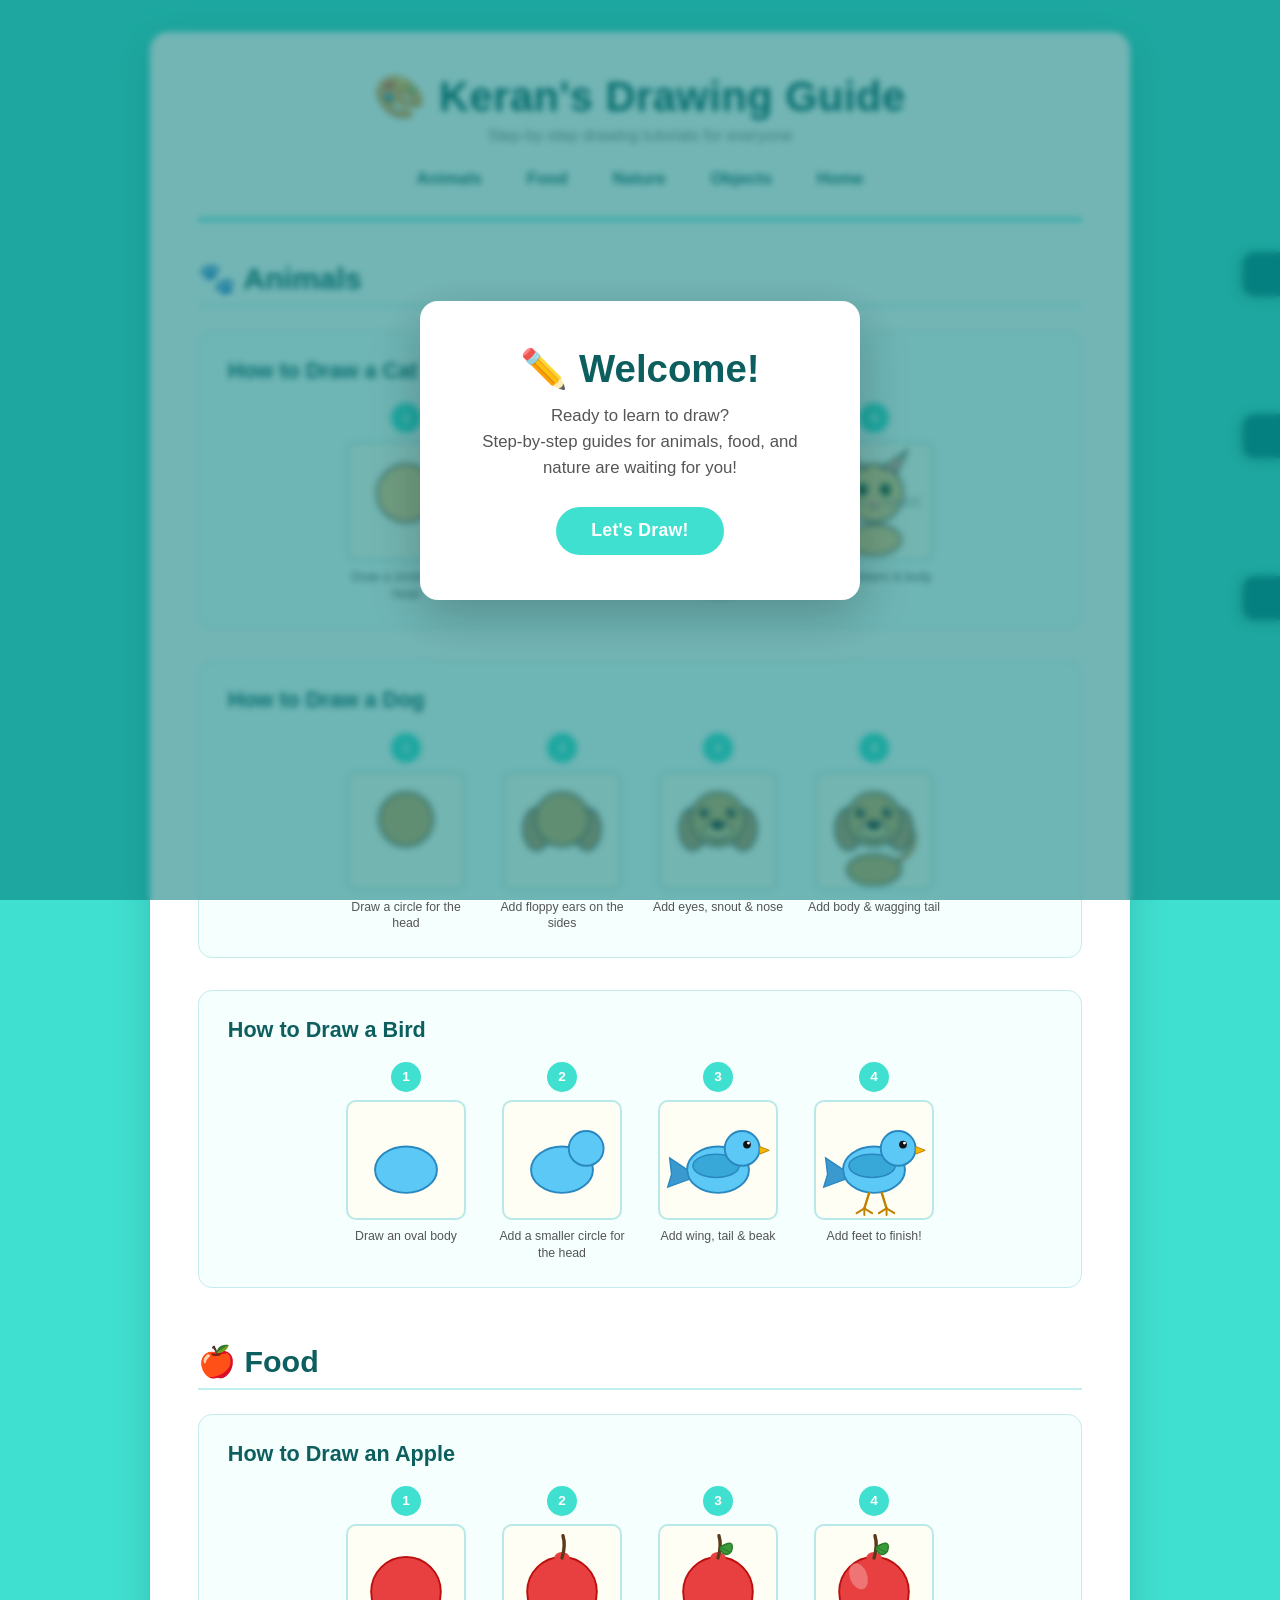
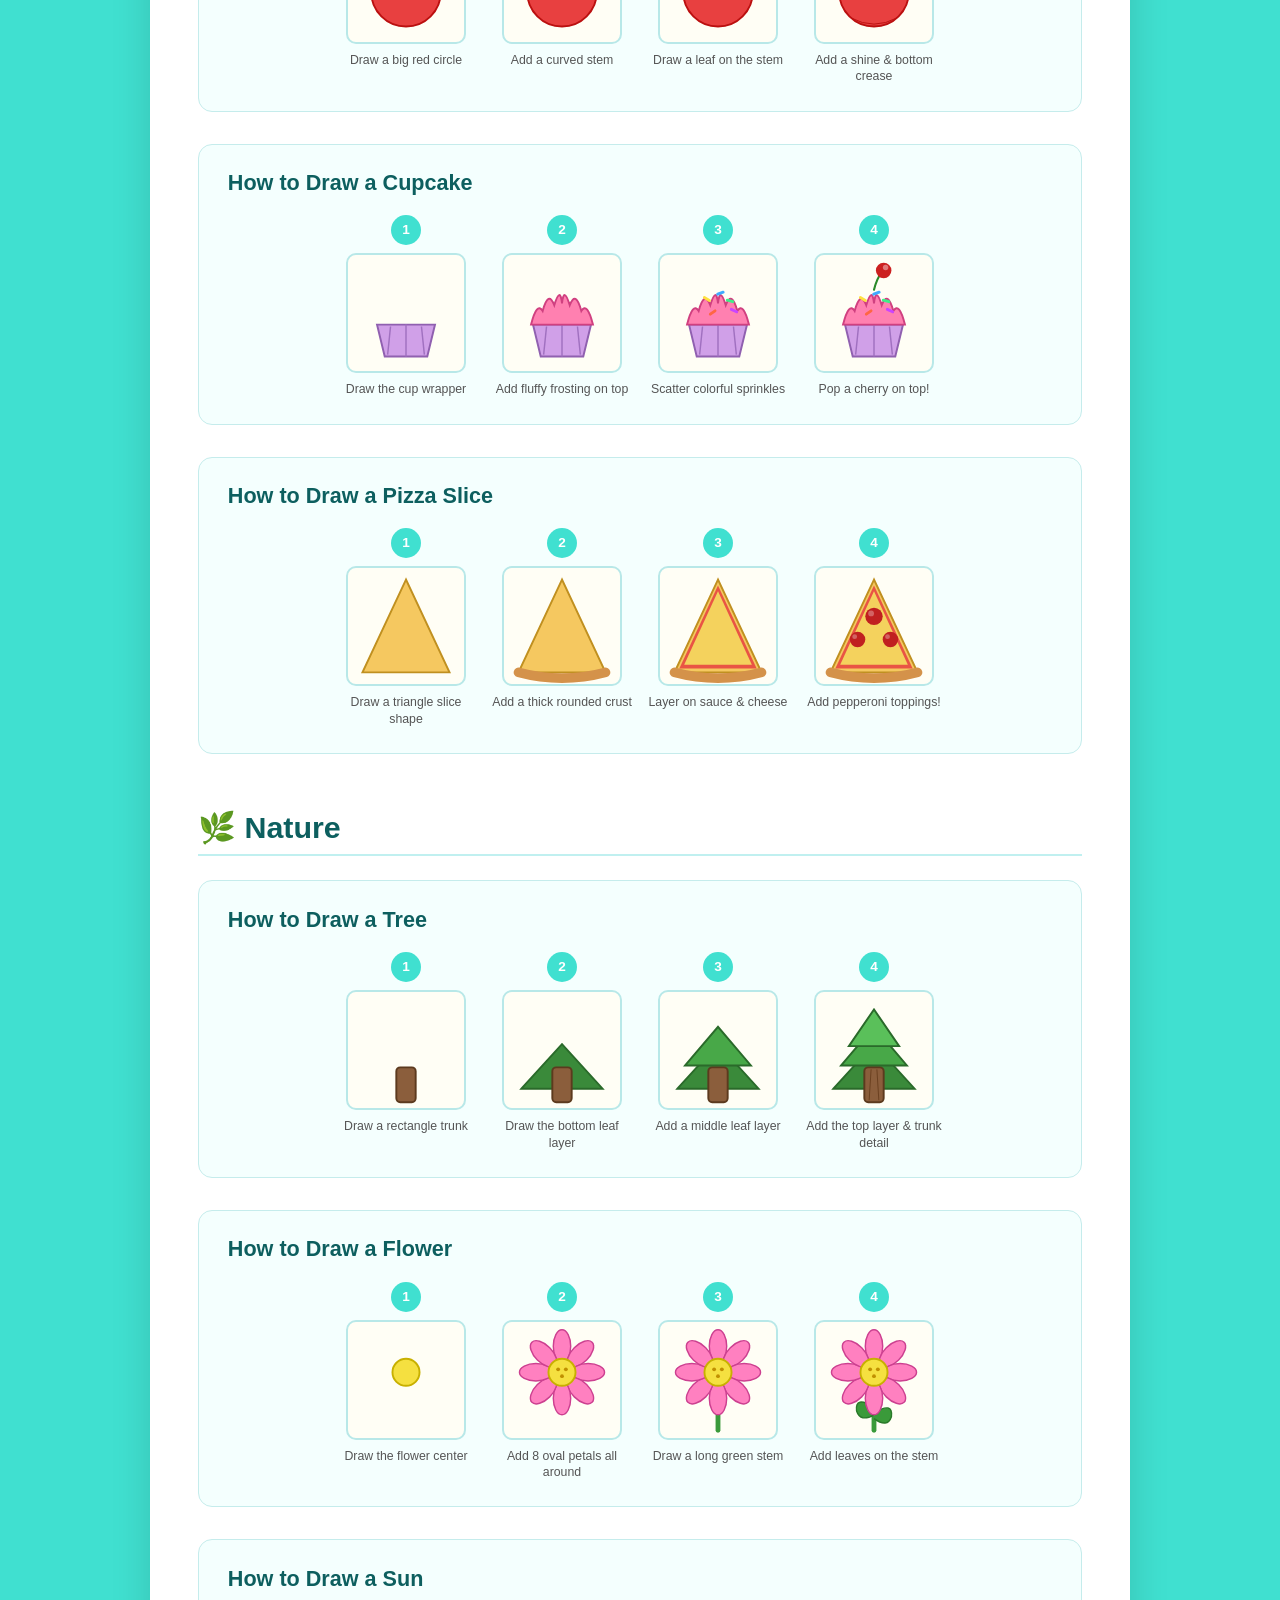
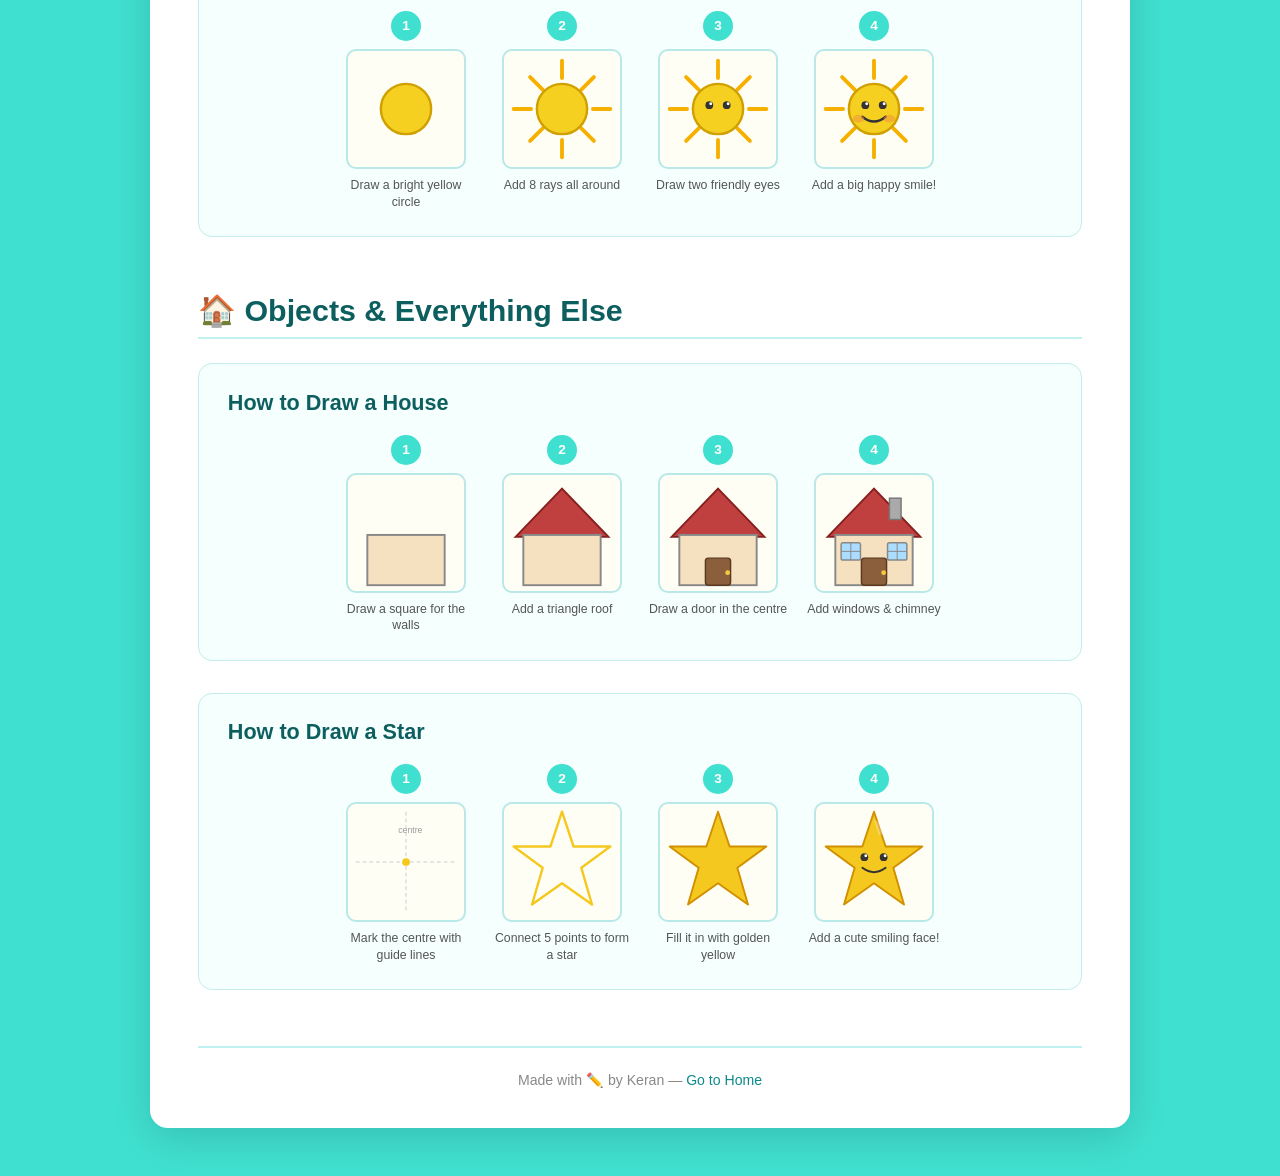
<file: index.html>
<!DOCTYPE html>
<html lang="en">
<head>
  <meta charset="UTF-8" />
  <meta name="viewport" content="width=device-width, initial-scale=1.0" />
  <title>Keran's Drawing Guide</title>
  <link rel="stylesheet" href="css/style.css" />
</head>
<body>

  <!-- ══════════════════════════════════════════
       Welcome Popup (index.html only)
  ═══════════════════════════════════════════ -->
  <div id="welcome-overlay">
    <div id="welcome-popup">
      <h2>✏️ Welcome!</h2>
      <p>Ready to learn to draw?<br>Step-by-step guides for animals, food, and nature are waiting for you!</p>
      <button id="welcome-close">Let's Draw!</button>
    </div>
  </div>

  <!-- ══════════════════════════════════════════
       Sliding Edge Tab Buttons
  ═══════════════════════════════════════════ -->
  <div class="slide-tab" id="tab-animals">
    <a href="#animals">🐾 Animals</a>
  </div>
  <div class="slide-tab" id="tab-food">
    <a href="#food">🍎 Food</a>
  </div>
  <div class="slide-tab" id="tab-nature">
    <a href="#nature">🌿 Nature</a>
  </div>

  <!-- ══════════════════════════════════════════
       Main Content Box
  ═══════════════════════════════════════════ -->
  <div id="main-box">

    <header>
      <h1>🎨 Keran's Drawing Guide</h1>
      <p class="subtitle">Step-by-step drawing tutorials for everyone</p>
      <nav>
        <a href="#animals">Animals</a>
        <a href="#food">Food</a>
        <a href="#nature">Nature</a>
        <a href="#objects">Objects</a>
        <a href="home.html">Home</a>
      </nav>
    </header>

    <main>

      <!-- ────────────────────────────────────
           ANIMALS SECTION
      ──────────────────────────────────── -->
      <section id="animals">
        <h2>🐾 Animals</h2>

        <!-- Tutorial: Cat -->
        <div class="tutorial-card">
          <h3>How to Draw a Cat</h3>
          <div class="steps-container">

            <figure class="step">
              <div class="step-num">1</div>
              <svg viewBox="0 0 120 120" xmlns="http://www.w3.org/2000/svg">
                <!-- Head -->
                <circle cx="60" cy="52" r="30" fill="#f5c98a" stroke="#555" stroke-width="2"/>
              </svg>
              <figcaption>Draw a circle for the head</figcaption>
            </figure>

            <figure class="step">
              <div class="step-num">2</div>
              <svg viewBox="0 0 120 120" xmlns="http://www.w3.org/2000/svg">
                <!-- Head -->
                <circle cx="60" cy="52" r="30" fill="#f5c98a" stroke="#555" stroke-width="2"/>
                <!-- Left ear -->
                <polygon points="36,30 26,8 52,26" fill="#f5c98a" stroke="#555" stroke-width="2"/>
                <!-- Inner left ear -->
                <polygon points="36,28 30,14 48,26" fill="#f0a0a0" stroke="none"/>
                <!-- Right ear -->
                <polygon points="84,30 94,8 68,26" fill="#f5c98a" stroke="#555" stroke-width="2"/>
                <!-- Inner right ear -->
                <polygon points="84,28 90,14 72,26" fill="#f0a0a0" stroke="none"/>
              </svg>
              <figcaption>Add two triangle ears</figcaption>
            </figure>

            <figure class="step">
              <div class="step-num">3</div>
              <svg viewBox="0 0 120 120" xmlns="http://www.w3.org/2000/svg">
                <!-- Head -->
                <circle cx="60" cy="52" r="30" fill="#f5c98a" stroke="#555" stroke-width="2"/>
                <!-- Left ear -->
                <polygon points="36,30 26,8 52,26" fill="#f5c98a" stroke="#555" stroke-width="2"/>
                <polygon points="36,28 30,14 48,26" fill="#f0a0a0" stroke="none"/>
                <!-- Right ear -->
                <polygon points="84,30 94,8 68,26" fill="#f5c98a" stroke="#555" stroke-width="2"/>
                <polygon points="84,28 90,14 72,26" fill="#f0a0a0" stroke="none"/>
                <!-- Left eye -->
                <ellipse cx="48" cy="48" rx="6" ry="7" fill="#3a7a3a"/>
                <circle cx="48" cy="48" r="4" fill="#111"/>
                <circle cx="49.5" cy="46.5" r="1.5" fill="white"/>
                <!-- Right eye -->
                <ellipse cx="72" cy="48" rx="6" ry="7" fill="#3a7a3a"/>
                <circle cx="72" cy="48" r="4" fill="#111"/>
                <circle cx="73.5" cy="46.5" r="1.5" fill="white"/>
                <!-- Nose -->
                <polygon points="60,58 55,64 65,64" fill="#ff9aaa"/>
                <!-- Mouth -->
                <path d="M55,64 Q60,70 65,64" stroke="#555" stroke-width="1.5" fill="none" stroke-linecap="round"/>
              </svg>
              <figcaption>Draw eyes, nose &amp; mouth</figcaption>
            </figure>

            <figure class="step">
              <div class="step-num">4</div>
              <svg viewBox="0 0 120 120" xmlns="http://www.w3.org/2000/svg">
                <!-- Body -->
                <ellipse cx="60" cy="100" rx="28" ry="16" fill="#f5c98a" stroke="#555" stroke-width="2"/>
                <!-- Head -->
                <circle cx="60" cy="52" r="30" fill="#f5c98a" stroke="#555" stroke-width="2"/>
                <!-- Left ear -->
                <polygon points="36,30 26,8 52,26" fill="#f5c98a" stroke="#555" stroke-width="2"/>
                <polygon points="36,28 30,14 48,26" fill="#f0a0a0" stroke="none"/>
                <!-- Right ear -->
                <polygon points="84,30 94,8 68,26" fill="#f5c98a" stroke="#555" stroke-width="2"/>
                <polygon points="84,28 90,14 72,26" fill="#f0a0a0" stroke="none"/>
                <!-- Left eye -->
                <ellipse cx="48" cy="48" rx="6" ry="7" fill="#3a7a3a"/>
                <circle cx="48" cy="48" r="4" fill="#111"/>
                <circle cx="49.5" cy="46.5" r="1.5" fill="white"/>
                <!-- Right eye -->
                <ellipse cx="72" cy="48" rx="6" ry="7" fill="#3a7a3a"/>
                <circle cx="72" cy="48" r="4" fill="#111"/>
                <circle cx="73.5" cy="46.5" r="1.5" fill="white"/>
                <!-- Nose -->
                <polygon points="60,58 55,64 65,64" fill="#ff9aaa"/>
                <!-- Mouth -->
                <path d="M55,64 Q60,70 65,64" stroke="#555" stroke-width="1.5" fill="none" stroke-linecap="round"/>
                <!-- Left whiskers -->
                <line x1="12" y1="58" x2="50" y2="60" stroke="#888" stroke-width="1.3"/>
                <line x1="12" y1="64" x2="50" y2="64" stroke="#888" stroke-width="1.3"/>
                <!-- Right whiskers -->
                <line x1="108" y1="58" x2="70" y2="60" stroke="#888" stroke-width="1.3"/>
                <line x1="108" y1="64" x2="70" y2="64" stroke="#888" stroke-width="1.3"/>
              </svg>
              <figcaption>Add whiskers &amp; body</figcaption>
            </figure>

          </div><!-- .steps-container -->
        </div><!-- .tutorial-card -->

        <!-- Tutorial: Dog -->
        <div class="tutorial-card">
          <h3>How to Draw a Dog</h3>
          <div class="steps-container">

            <figure class="step">
              <div class="step-num">1</div>
              <svg viewBox="0 0 120 120" xmlns="http://www.w3.org/2000/svg">
                <!-- Head -->
                <circle cx="60" cy="48" r="28" fill="#d4a96a" stroke="#555" stroke-width="2"/>
              </svg>
              <figcaption>Draw a circle for the head</figcaption>
            </figure>

            <figure class="step">
              <div class="step-num">2</div>
              <svg viewBox="0 0 120 120" xmlns="http://www.w3.org/2000/svg">
                <!-- Floppy ears (drawn first so head overlaps them) -->
                <ellipse cx="34" cy="58" rx="14" ry="22" fill="#c4956a" stroke="#555" stroke-width="2"/>
                <ellipse cx="86" cy="58" rx="14" ry="22" fill="#c4956a" stroke="#555" stroke-width="2"/>
                <!-- Head on top -->
                <circle cx="60" cy="48" r="28" fill="#d4a96a" stroke="#555" stroke-width="2"/>
              </svg>
              <figcaption>Add floppy ears on the sides</figcaption>
            </figure>

            <figure class="step">
              <div class="step-num">3</div>
              <svg viewBox="0 0 120 120" xmlns="http://www.w3.org/2000/svg">
                <!-- Ears -->
                <ellipse cx="34" cy="58" rx="14" ry="22" fill="#c4956a" stroke="#555" stroke-width="2"/>
                <ellipse cx="86" cy="58" rx="14" ry="22" fill="#c4956a" stroke="#555" stroke-width="2"/>
                <!-- Head -->
                <circle cx="60" cy="48" r="28" fill="#d4a96a" stroke="#555" stroke-width="2"/>
                <!-- Snout -->
                <ellipse cx="60" cy="60" rx="14" ry="10" fill="#e8c890" stroke="#555" stroke-width="1.5"/>
                <!-- Nose -->
                <ellipse cx="60" cy="54" rx="7" ry="5" fill="#222"/>
                <circle cx="62" cy="52" r="2" fill="rgba(255,255,255,0.4)"/>
                <!-- Eyes -->
                <circle cx="46" cy="41" r="5" fill="#222"/>
                <circle cx="74" cy="41" r="5" fill="#222"/>
                <circle cx="47.5" cy="39.5" r="1.8" fill="white"/>
                <circle cx="75.5" cy="39.5" r="1.8" fill="white"/>
                <!-- Mouth -->
                <path d="M53,66 Q60,72 67,66" stroke="#555" stroke-width="1.5" fill="none" stroke-linecap="round"/>
              </svg>
              <figcaption>Add eyes, snout &amp; nose</figcaption>
            </figure>

            <figure class="step">
              <div class="step-num">4</div>
              <svg viewBox="0 0 120 120" xmlns="http://www.w3.org/2000/svg">
                <!-- Tail -->
                <path d="M84,92 Q105,78 100,62" stroke="#c4956a" stroke-width="7" fill="none" stroke-linecap="round"/>
                <!-- Body -->
                <ellipse cx="60" cy="100" rx="28" ry="16" fill="#d4a96a" stroke="#555" stroke-width="2"/>
                <!-- Ears -->
                <ellipse cx="34" cy="58" rx="14" ry="22" fill="#c4956a" stroke="#555" stroke-width="2"/>
                <ellipse cx="86" cy="58" rx="14" ry="22" fill="#c4956a" stroke="#555" stroke-width="2"/>
                <!-- Head -->
                <circle cx="60" cy="48" r="28" fill="#d4a96a" stroke="#555" stroke-width="2"/>
                <!-- Snout -->
                <ellipse cx="60" cy="60" rx="14" ry="10" fill="#e8c890" stroke="#555" stroke-width="1.5"/>
                <!-- Nose -->
                <ellipse cx="60" cy="54" rx="7" ry="5" fill="#222"/>
                <circle cx="62" cy="52" r="2" fill="rgba(255,255,255,0.4)"/>
                <!-- Eyes -->
                <circle cx="46" cy="41" r="5" fill="#222"/>
                <circle cx="74" cy="41" r="5" fill="#222"/>
                <circle cx="47.5" cy="39.5" r="1.8" fill="white"/>
                <circle cx="75.5" cy="39.5" r="1.8" fill="white"/>
                <!-- Mouth -->
                <path d="M53,66 Q60,72 67,66" stroke="#555" stroke-width="1.5" fill="none" stroke-linecap="round"/>
              </svg>
              <figcaption>Add body &amp; wagging tail</figcaption>
            </figure>

          </div>
        </div>

        <!-- Tutorial: Bird -->
        <div class="tutorial-card">
          <h3>How to Draw a Bird</h3>
          <div class="steps-container">

            <figure class="step">
              <div class="step-num">1</div>
              <svg viewBox="0 0 120 120" xmlns="http://www.w3.org/2000/svg">
                <!-- Body -->
                <ellipse cx="60" cy="70" rx="32" ry="24" fill="#5bc8f5" stroke="#2a88c0" stroke-width="2"/>
              </svg>
              <figcaption>Draw an oval body</figcaption>
            </figure>

            <figure class="step">
              <div class="step-num">2</div>
              <svg viewBox="0 0 120 120" xmlns="http://www.w3.org/2000/svg">
                <!-- Body -->
                <ellipse cx="60" cy="70" rx="32" ry="24" fill="#5bc8f5" stroke="#2a88c0" stroke-width="2"/>
                <!-- Head -->
                <circle cx="85" cy="48" r="18" fill="#5bc8f5" stroke="#2a88c0" stroke-width="2"/>
              </svg>
              <figcaption>Add a smaller circle for the head</figcaption>
            </figure>

            <figure class="step">
              <div class="step-num">3</div>
              <svg viewBox="0 0 120 120" xmlns="http://www.w3.org/2000/svg">
                <!-- Body -->
                <ellipse cx="60" cy="70" rx="32" ry="24" fill="#5bc8f5" stroke="#2a88c0" stroke-width="2"/>
                <!-- Tail feathers -->
                <polygon points="28,70 10,58 12,75 8,88 30,80" fill="#3a9ad0" stroke="#2a88c0" stroke-width="1.5"/>
                <!-- Wing -->
                <ellipse cx="58" cy="66" rx="24" ry="12" fill="#38a8d8" stroke="#2a88c0" stroke-width="1.5"/>
                <!-- Head -->
                <circle cx="85" cy="48" r="18" fill="#5bc8f5" stroke="#2a88c0" stroke-width="2"/>
                <!-- Beak -->
                <polygon points="103,46 113,50 103,54" fill="#f5b800" stroke="#c08000" stroke-width="1"/>
                <!-- Eye -->
                <circle cx="90" cy="44" r="4" fill="#111"/>
                <circle cx="91.5" cy="42.5" r="1.5" fill="white"/>
              </svg>
              <figcaption>Add wing, tail &amp; beak</figcaption>
            </figure>

            <figure class="step">
              <div class="step-num">4</div>
              <svg viewBox="0 0 120 120" xmlns="http://www.w3.org/2000/svg">
                <!-- Body -->
                <ellipse cx="60" cy="70" rx="32" ry="24" fill="#5bc8f5" stroke="#2a88c0" stroke-width="2"/>
                <!-- Tail feathers -->
                <polygon points="28,70 10,58 12,75 8,88 30,80" fill="#3a9ad0" stroke="#2a88c0" stroke-width="1.5"/>
                <!-- Wing -->
                <ellipse cx="58" cy="66" rx="24" ry="12" fill="#38a8d8" stroke="#2a88c0" stroke-width="1.5"/>
                <!-- Head -->
                <circle cx="85" cy="48" r="18" fill="#5bc8f5" stroke="#2a88c0" stroke-width="2"/>
                <!-- Beak -->
                <polygon points="103,46 113,50 103,54" fill="#f5b800" stroke="#c08000" stroke-width="1"/>
                <!-- Eye -->
                <circle cx="90" cy="44" r="4" fill="#111"/>
                <circle cx="91.5" cy="42.5" r="1.5" fill="white"/>
                <!-- Feet/perch -->
                <line x1="55" y1="94" x2="50" y2="110" stroke="#c08000" stroke-width="2.5" stroke-linecap="round"/>
                <line x1="50" y1="110" x2="42" y2="115" stroke="#c08000" stroke-width="2" stroke-linecap="round"/>
                <line x1="50" y1="110" x2="50" y2="117" stroke="#c08000" stroke-width="2" stroke-linecap="round"/>
                <line x1="50" y1="110" x2="58" y2="115" stroke="#c08000" stroke-width="2" stroke-linecap="round"/>
                <line x1="68" y1="94" x2="73" y2="110" stroke="#c08000" stroke-width="2.5" stroke-linecap="round"/>
                <line x1="73" y1="110" x2="65" y2="115" stroke="#c08000" stroke-width="2" stroke-linecap="round"/>
                <line x1="73" y1="110" x2="73" y2="117" stroke="#c08000" stroke-width="2" stroke-linecap="round"/>
                <line x1="73" y1="110" x2="81" y2="115" stroke="#c08000" stroke-width="2" stroke-linecap="round"/>
              </svg>
              <figcaption>Add feet to finish!</figcaption>
            </figure>

          </div>
        </div>

      </section><!-- #animals -->

      <!-- ────────────────────────────────────
           FOOD SECTION
      ──────────────────────────────────── -->
      <section id="food">
        <h2>🍎 Food</h2>

        <!-- Tutorial: Apple -->
        <div class="tutorial-card">
          <h3>How to Draw an Apple</h3>
          <div class="steps-container">

            <figure class="step">
              <div class="step-num">1</div>
              <svg viewBox="0 0 120 120" xmlns="http://www.w3.org/2000/svg">
                <!-- Apple body -->
                <circle cx="60" cy="68" r="36" fill="#e84040" stroke="#bb1010" stroke-width="2"/>
              </svg>
              <figcaption>Draw a big red circle</figcaption>
            </figure>

            <figure class="step">
              <div class="step-num">2</div>
              <svg viewBox="0 0 120 120" xmlns="http://www.w3.org/2000/svg">
                <!-- Apple body -->
                <circle cx="60" cy="68" r="36" fill="#e84040" stroke="#bb1010" stroke-width="2"/>
                <!-- Indent at top -->
                <ellipse cx="60" cy="33" rx="8" ry="6" fill="#e84040"/>
                <!-- Stem -->
                <path d="M60,33 Q64,20 61,10" stroke="#5a3a1a" stroke-width="3.5" fill="none" stroke-linecap="round"/>
              </svg>
              <figcaption>Add a curved stem</figcaption>
            </figure>

            <figure class="step">
              <div class="step-num">3</div>
              <svg viewBox="0 0 120 120" xmlns="http://www.w3.org/2000/svg">
                <!-- Apple body -->
                <circle cx="60" cy="68" r="36" fill="#e84040" stroke="#bb1010" stroke-width="2"/>
                <!-- Indent -->
                <ellipse cx="60" cy="33" rx="8" ry="6" fill="#e84040"/>
                <!-- Stem -->
                <path d="M60,33 Q64,20 61,10" stroke="#5a3a1a" stroke-width="3.5" fill="none" stroke-linecap="round"/>
                <!-- Leaf -->
                <path d="M62,22 Q78,12 74,26 Q68,34 62,24" fill="#3a9a3a" stroke="#2a7a2a" stroke-width="1.5"/>
                <!-- Leaf vein -->
                <line x1="62" y1="22" x2="72" y2="27" stroke="#2a7a2a" stroke-width="1"/>
              </svg>
              <figcaption>Draw a leaf on the stem</figcaption>
            </figure>

            <figure class="step">
              <div class="step-num">4</div>
              <svg viewBox="0 0 120 120" xmlns="http://www.w3.org/2000/svg">
                <!-- Apple body -->
                <circle cx="60" cy="68" r="36" fill="#e84040" stroke="#bb1010" stroke-width="2"/>
                <!-- Indent -->
                <ellipse cx="60" cy="33" rx="8" ry="6" fill="#e84040"/>
                <!-- Stem -->
                <path d="M60,33 Q64,20 61,10" stroke="#5a3a1a" stroke-width="3.5" fill="none" stroke-linecap="round"/>
                <!-- Leaf -->
                <path d="M62,22 Q78,12 74,26 Q68,34 62,24" fill="#3a9a3a" stroke="#2a7a2a" stroke-width="1.5"/>
                <line x1="62" y1="22" x2="72" y2="27" stroke="#2a7a2a" stroke-width="1"/>
                <!-- Shine -->
                <ellipse cx="44" cy="52" rx="9" ry="14" fill="rgba(255,255,255,0.28)" transform="rotate(-20,44,52)"/>
                <!-- Bottom bump hint -->
                <path d="M36,95 Q60,108 84,95" stroke="#bb1010" stroke-width="1" fill="none"/>
              </svg>
              <figcaption>Add a shine &amp; bottom crease</figcaption>
            </figure>

          </div>
        </div>

        <!-- Tutorial: Cupcake -->
        <div class="tutorial-card">
          <h3>How to Draw a Cupcake</h3>
          <div class="steps-container">

            <figure class="step">
              <div class="step-num">1</div>
              <svg viewBox="0 0 120 120" xmlns="http://www.w3.org/2000/svg">
                <!-- Cup wrapper -->
                <path d="M30,72 L38,105 L82,105 L90,72 Z" fill="#d0a0e8" stroke="#9060b0" stroke-width="2"/>
                <!-- Ridges on cup -->
                <line x1="44" y1="74" x2="41" y2="103" stroke="#a070c0" stroke-width="1.5"/>
                <line x1="60" y1="72" x2="60" y2="105" stroke="#a070c0" stroke-width="1.5"/>
                <line x1="76" y1="74" x2="79" y2="103" stroke="#a070c0" stroke-width="1.5"/>
              </svg>
              <figcaption>Draw the cup wrapper</figcaption>
            </figure>

            <figure class="step">
              <div class="step-num">2</div>
              <svg viewBox="0 0 120 120" xmlns="http://www.w3.org/2000/svg">
                <!-- Cup wrapper -->
                <path d="M30,72 L38,105 L82,105 L90,72 Z" fill="#d0a0e8" stroke="#9060b0" stroke-width="2"/>
                <line x1="44" y1="74" x2="41" y2="103" stroke="#a070c0" stroke-width="1.5"/>
                <line x1="60" y1="72" x2="60" y2="105" stroke="#a070c0" stroke-width="1.5"/>
                <line x1="76" y1="74" x2="79" y2="103" stroke="#a070c0" stroke-width="1.5"/>
                <!-- Frosting -->
                <path d="M28,72 Q34,48 40,58 Q46,36 52,52 Q58,32 60,50 Q62,32 68,52 Q74,36 80,58 Q86,48 92,72 Z"
                      fill="#ff80b0" stroke="#d04080" stroke-width="2"/>
              </svg>
              <figcaption>Add fluffy frosting on top</figcaption>
            </figure>

            <figure class="step">
              <div class="step-num">3</div>
              <svg viewBox="0 0 120 120" xmlns="http://www.w3.org/2000/svg">
                <!-- Cup -->
                <path d="M30,72 L38,105 L82,105 L90,72 Z" fill="#d0a0e8" stroke="#9060b0" stroke-width="2"/>
                <line x1="44" y1="74" x2="41" y2="103" stroke="#a070c0" stroke-width="1.5"/>
                <line x1="60" y1="72" x2="60" y2="105" stroke="#a070c0" stroke-width="1.5"/>
                <line x1="76" y1="74" x2="79" y2="103" stroke="#a070c0" stroke-width="1.5"/>
                <!-- Frosting -->
                <path d="M28,72 Q34,48 40,58 Q46,36 52,52 Q58,32 60,50 Q62,32 68,52 Q74,36 80,58 Q86,48 92,72 Z"
                      fill="#ff80b0" stroke="#d04080" stroke-width="2"/>
                <!-- Sprinkles -->
                <rect x="44" y="44" width="9" height="3" rx="1.5" fill="#ffe040" transform="rotate(30,48.5,45.5)"/>
                <rect x="58" y="38" width="9" height="3" rx="1.5" fill="#40aaff" transform="rotate(-20,62.5,39.5)"/>
                <rect x="68" y="46" width="9" height="3" rx="1.5" fill="#40ee88" transform="rotate(15,72.5,47.5)"/>
                <rect x="50" y="58" width="9" height="3" rx="1.5" fill="#ff6644" transform="rotate(-35,54.5,59.5)"/>
                <rect x="72" y="56" width="9" height="3" rx="1.5" fill="#cc44ff" transform="rotate(25,76.5,57.5)"/>
              </svg>
              <figcaption>Scatter colorful sprinkles</figcaption>
            </figure>

            <figure class="step">
              <div class="step-num">4</div>
              <svg viewBox="0 0 120 120" xmlns="http://www.w3.org/2000/svg">
                <!-- Cup -->
                <path d="M30,72 L38,105 L82,105 L90,72 Z" fill="#d0a0e8" stroke="#9060b0" stroke-width="2"/>
                <line x1="44" y1="74" x2="41" y2="103" stroke="#a070c0" stroke-width="1.5"/>
                <line x1="60" y1="72" x2="60" y2="105" stroke="#a070c0" stroke-width="1.5"/>
                <line x1="76" y1="74" x2="79" y2="103" stroke="#a070c0" stroke-width="1.5"/>
                <!-- Frosting -->
                <path d="M28,72 Q34,48 40,58 Q46,36 52,52 Q58,32 60,50 Q62,32 68,52 Q74,36 80,58 Q86,48 92,72 Z"
                      fill="#ff80b0" stroke="#d04080" stroke-width="2"/>
                <!-- Sprinkles -->
                <rect x="44" y="44" width="9" height="3" rx="1.5" fill="#ffe040" transform="rotate(30,48.5,45.5)"/>
                <rect x="58" y="38" width="9" height="3" rx="1.5" fill="#40aaff" transform="rotate(-20,62.5,39.5)"/>
                <rect x="68" y="46" width="9" height="3" rx="1.5" fill="#40ee88" transform="rotate(15,72.5,47.5)"/>
                <rect x="50" y="58" width="9" height="3" rx="1.5" fill="#ff6644" transform="rotate(-35,54.5,59.5)"/>
                <rect x="72" y="56" width="9" height="3" rx="1.5" fill="#cc44ff" transform="rotate(25,76.5,57.5)"/>
                <!-- Cherry stem -->
                <path d="M60,36 Q63,24 68,18" stroke="#2a8a2a" stroke-width="2.2" fill="none" stroke-linecap="round"/>
                <!-- Cherry -->
                <circle cx="70" cy="16" r="8" fill="#cc2020"/>
                <circle cx="72" cy="13" r="2.8" fill="rgba(255,255,255,0.4)"/>
              </svg>
              <figcaption>Pop a cherry on top!</figcaption>
            </figure>

          </div>
        </div>

        <!-- Tutorial: Pizza Slice -->
        <div class="tutorial-card">
          <h3>How to Draw a Pizza Slice</h3>
          <div class="steps-container">

            <figure class="step">
              <div class="step-num">1</div>
              <svg viewBox="0 0 120 120" xmlns="http://www.w3.org/2000/svg">
                <!-- Slice triangle -->
                <polygon points="60,12 15,108 105,108" fill="#f5c860" stroke="#c09020" stroke-width="2"/>
              </svg>
              <figcaption>Draw a triangle slice shape</figcaption>
            </figure>

            <figure class="step">
              <div class="step-num">2</div>
              <svg viewBox="0 0 120 120" xmlns="http://www.w3.org/2000/svg">
                <!-- Slice -->
                <polygon points="60,12 15,108 105,108" fill="#f5c860" stroke="#c09020" stroke-width="2"/>
                <!-- Crust -->
                <path d="M15,108 Q60,120 105,108" stroke="#d4924a" stroke-width="10" fill="none" stroke-linecap="round"/>
              </svg>
              <figcaption>Add a thick rounded crust</figcaption>
            </figure>

            <figure class="step">
              <div class="step-num">3</div>
              <svg viewBox="0 0 120 120" xmlns="http://www.w3.org/2000/svg">
                <!-- Slice -->
                <polygon points="60,12 15,108 105,108" fill="#f5c860" stroke="#c09020" stroke-width="2"/>
                <!-- Crust -->
                <path d="M15,108 Q60,120 105,108" stroke="#d4924a" stroke-width="10" fill="none" stroke-linecap="round"/>
                <!-- Tomato sauce -->
                <polygon points="60,18 20,104 100,104" fill="#e84040" opacity="0.85"/>
                <!-- Cheese layer -->
                <polygon points="60,24 25,100 95,100" fill="#f5e060" opacity="0.9"/>
              </svg>
              <figcaption>Layer on sauce &amp; cheese</figcaption>
            </figure>

            <figure class="step">
              <div class="step-num">4</div>
              <svg viewBox="0 0 120 120" xmlns="http://www.w3.org/2000/svg">
                <!-- Slice -->
                <polygon points="60,12 15,108 105,108" fill="#f5c860" stroke="#c09020" stroke-width="2"/>
                <!-- Crust -->
                <path d="M15,108 Q60,120 105,108" stroke="#d4924a" stroke-width="10" fill="none" stroke-linecap="round"/>
                <!-- Sauce -->
                <polygon points="60,18 20,104 100,104" fill="#e84040" opacity="0.85"/>
                <!-- Cheese -->
                <polygon points="60,24 25,100 95,100" fill="#f5e060" opacity="0.9"/>
                <!-- Pepperoni toppings -->
                <circle cx="60" cy="50" r="9" fill="#c02020"/>
                <circle cx="43" cy="74" r="8" fill="#c02020"/>
                <circle cx="77" cy="74" r="8" fill="#c02020"/>
                <!-- Pepperoni shines -->
                <circle cx="57" cy="47" r="3" fill="rgba(255,255,255,0.3)"/>
                <circle cx="40" cy="71" r="2.5" fill="rgba(255,255,255,0.3)"/>
                <circle cx="74" cy="71" r="2.5" fill="rgba(255,255,255,0.3)"/>
              </svg>
              <figcaption>Add pepperoni toppings!</figcaption>
            </figure>

          </div>
        </div>

      </section><!-- #food -->

      <!-- ────────────────────────────────────
           NATURE SECTION
      ──────────────────────────────────── -->
      <section id="nature">
        <h2>🌿 Nature</h2>

        <!-- Tutorial: Tree -->
        <div class="tutorial-card">
          <h3>How to Draw a Tree</h3>
          <div class="steps-container">

            <figure class="step">
              <div class="step-num">1</div>
              <svg viewBox="0 0 120 120" xmlns="http://www.w3.org/2000/svg">
                <!-- Trunk -->
                <rect x="50" y="78" width="20" height="36" rx="4" fill="#8b5e3c" stroke="#5c3a1e" stroke-width="2"/>
              </svg>
              <figcaption>Draw a rectangle trunk</figcaption>
            </figure>

            <figure class="step">
              <div class="step-num">2</div>
              <svg viewBox="0 0 120 120" xmlns="http://www.w3.org/2000/svg">
                <!-- Bottom foliage -->
                <polygon points="18,100 60,54 102,100" fill="#3a8a3a" stroke="#2a6a2a" stroke-width="2"/>
                <!-- Trunk on top -->
                <rect x="50" y="78" width="20" height="36" rx="4" fill="#8b5e3c" stroke="#5c3a1e" stroke-width="2"/>
              </svg>
              <figcaption>Draw the bottom leaf layer</figcaption>
            </figure>

            <figure class="step">
              <div class="step-num">3</div>
              <svg viewBox="0 0 120 120" xmlns="http://www.w3.org/2000/svg">
                <!-- Bottom foliage -->
                <polygon points="18,100 60,54 102,100" fill="#3a8a3a" stroke="#2a6a2a" stroke-width="2"/>
                <!-- Middle foliage -->
                <polygon points="26,76 60,36 94,76" fill="#48a848" stroke="#2a6a2a" stroke-width="2"/>
                <!-- Trunk -->
                <rect x="50" y="78" width="20" height="36" rx="4" fill="#8b5e3c" stroke="#5c3a1e" stroke-width="2"/>
              </svg>
              <figcaption>Add a middle leaf layer</figcaption>
            </figure>

            <figure class="step">
              <div class="step-num">4</div>
              <svg viewBox="0 0 120 120" xmlns="http://www.w3.org/2000/svg">
                <!-- Bottom foliage -->
                <polygon points="18,100 60,54 102,100" fill="#3a8a3a" stroke="#2a6a2a" stroke-width="2"/>
                <!-- Middle foliage -->
                <polygon points="26,76 60,36 94,76" fill="#48a848" stroke="#2a6a2a" stroke-width="2"/>
                <!-- Top foliage -->
                <polygon points="34,56 60,18 86,56" fill="#5ac05a" stroke="#2a6a2a" stroke-width="2"/>
                <!-- Trunk -->
                <rect x="50" y="78" width="20" height="36" rx="4" fill="#8b5e3c" stroke="#5c3a1e" stroke-width="2"/>
                <!-- Trunk grain lines -->
                <line x1="57" y1="80" x2="55" y2="112" stroke="#6a4020" stroke-width="1"/>
                <line x1="63" y1="80" x2="65" y2="112" stroke="#6a4020" stroke-width="1"/>
              </svg>
              <figcaption>Add the top layer &amp; trunk detail</figcaption>
            </figure>

          </div>
        </div>

        <!-- Tutorial: Flower -->
        <div class="tutorial-card">
          <h3>How to Draw a Flower</h3>
          <div class="steps-container">

            <figure class="step">
              <div class="step-num">1</div>
              <svg viewBox="0 0 120 120" xmlns="http://www.w3.org/2000/svg">
                <!-- Center -->
                <circle cx="60" cy="52" r="14" fill="#f5e040" stroke="#c8b000" stroke-width="2"/>
              </svg>
              <figcaption>Draw the flower center</figcaption>
            </figure>

            <figure class="step">
              <div class="step-num">2</div>
              <svg viewBox="0 0 120 120" xmlns="http://www.w3.org/2000/svg">
                <!-- Petals (drawn before center so center overlaps) -->
                <ellipse cx="60" cy="25" rx="9" ry="17" fill="#ff80c0" stroke="#cc4090" stroke-width="1.5"/>
                <g transform="rotate(45,60,52)">
                  <ellipse cx="60" cy="25" rx="9" ry="17" fill="#ff80c0" stroke="#cc4090" stroke-width="1.5"/>
                </g>
                <g transform="rotate(90,60,52)">
                  <ellipse cx="60" cy="25" rx="9" ry="17" fill="#ff80c0" stroke="#cc4090" stroke-width="1.5"/>
                </g>
                <g transform="rotate(135,60,52)">
                  <ellipse cx="60" cy="25" rx="9" ry="17" fill="#ff80c0" stroke="#cc4090" stroke-width="1.5"/>
                </g>
                <g transform="rotate(180,60,52)">
                  <ellipse cx="60" cy="25" rx="9" ry="17" fill="#ff80c0" stroke="#cc4090" stroke-width="1.5"/>
                </g>
                <g transform="rotate(225,60,52)">
                  <ellipse cx="60" cy="25" rx="9" ry="17" fill="#ff80c0" stroke="#cc4090" stroke-width="1.5"/>
                </g>
                <g transform="rotate(270,60,52)">
                  <ellipse cx="60" cy="25" rx="9" ry="17" fill="#ff80c0" stroke="#cc4090" stroke-width="1.5"/>
                </g>
                <g transform="rotate(315,60,52)">
                  <ellipse cx="60" cy="25" rx="9" ry="17" fill="#ff80c0" stroke="#cc4090" stroke-width="1.5"/>
                </g>
                <!-- Center on top -->
                <circle cx="60" cy="52" r="14" fill="#f5e040" stroke="#c8b000" stroke-width="2"/>
                <!-- Center dots -->
                <circle cx="56" cy="49" r="2" fill="#c09000"/>
                <circle cx="64" cy="49" r="2" fill="#c09000"/>
                <circle cx="60" cy="56" r="2" fill="#c09000"/>
              </svg>
              <figcaption>Add 8 oval petals all around</figcaption>
            </figure>

            <figure class="step">
              <div class="step-num">3</div>
              <svg viewBox="0 0 120 120" xmlns="http://www.w3.org/2000/svg">
                <!-- Stem first -->
                <line x1="60" y1="66" x2="60" y2="112" stroke="#3a9a3a" stroke-width="5" stroke-linecap="round"/>
                <!-- Petals -->
                <ellipse cx="60" cy="25" rx="9" ry="17" fill="#ff80c0" stroke="#cc4090" stroke-width="1.5"/>
                <g transform="rotate(45,60,52)">
                  <ellipse cx="60" cy="25" rx="9" ry="17" fill="#ff80c0" stroke="#cc4090" stroke-width="1.5"/>
                </g>
                <g transform="rotate(90,60,52)">
                  <ellipse cx="60" cy="25" rx="9" ry="17" fill="#ff80c0" stroke="#cc4090" stroke-width="1.5"/>
                </g>
                <g transform="rotate(135,60,52)">
                  <ellipse cx="60" cy="25" rx="9" ry="17" fill="#ff80c0" stroke="#cc4090" stroke-width="1.5"/>
                </g>
                <g transform="rotate(180,60,52)">
                  <ellipse cx="60" cy="25" rx="9" ry="17" fill="#ff80c0" stroke="#cc4090" stroke-width="1.5"/>
                </g>
                <g transform="rotate(225,60,52)">
                  <ellipse cx="60" cy="25" rx="9" ry="17" fill="#ff80c0" stroke="#cc4090" stroke-width="1.5"/>
                </g>
                <g transform="rotate(270,60,52)">
                  <ellipse cx="60" cy="25" rx="9" ry="17" fill="#ff80c0" stroke="#cc4090" stroke-width="1.5"/>
                </g>
                <g transform="rotate(315,60,52)">
                  <ellipse cx="60" cy="25" rx="9" ry="17" fill="#ff80c0" stroke="#cc4090" stroke-width="1.5"/>
                </g>
                <!-- Center -->
                <circle cx="60" cy="52" r="14" fill="#f5e040" stroke="#c8b000" stroke-width="2"/>
                <circle cx="56" cy="49" r="2" fill="#c09000"/>
                <circle cx="64" cy="49" r="2" fill="#c09000"/>
                <circle cx="60" cy="56" r="2" fill="#c09000"/>
              </svg>
              <figcaption>Draw a long green stem</figcaption>
            </figure>

            <figure class="step">
              <div class="step-num">4</div>
              <svg viewBox="0 0 120 120" xmlns="http://www.w3.org/2000/svg">
                <!-- Stem -->
                <line x1="60" y1="66" x2="60" y2="112" stroke="#3a9a3a" stroke-width="5" stroke-linecap="round"/>
                <!-- Left leaf -->
                <path d="M60,88 Q40,76 42,92 Q46,104 60,96" fill="#3a9a3a" stroke="#2a7a2a" stroke-width="1.5"/>
                <!-- Right leaf -->
                <path d="M60,94 Q80,82 78,98 Q74,110 60,100" fill="#3a9a3a" stroke="#2a7a2a" stroke-width="1.5"/>
                <!-- Petals -->
                <ellipse cx="60" cy="25" rx="9" ry="17" fill="#ff80c0" stroke="#cc4090" stroke-width="1.5"/>
                <g transform="rotate(45,60,52)">
                  <ellipse cx="60" cy="25" rx="9" ry="17" fill="#ff80c0" stroke="#cc4090" stroke-width="1.5"/>
                </g>
                <g transform="rotate(90,60,52)">
                  <ellipse cx="60" cy="25" rx="9" ry="17" fill="#ff80c0" stroke="#cc4090" stroke-width="1.5"/>
                </g>
                <g transform="rotate(135,60,52)">
                  <ellipse cx="60" cy="25" rx="9" ry="17" fill="#ff80c0" stroke="#cc4090" stroke-width="1.5"/>
                </g>
                <g transform="rotate(180,60,52)">
                  <ellipse cx="60" cy="25" rx="9" ry="17" fill="#ff80c0" stroke="#cc4090" stroke-width="1.5"/>
                </g>
                <g transform="rotate(225,60,52)">
                  <ellipse cx="60" cy="25" rx="9" ry="17" fill="#ff80c0" stroke="#cc4090" stroke-width="1.5"/>
                </g>
                <g transform="rotate(270,60,52)">
                  <ellipse cx="60" cy="25" rx="9" ry="17" fill="#ff80c0" stroke="#cc4090" stroke-width="1.5"/>
                </g>
                <g transform="rotate(315,60,52)">
                  <ellipse cx="60" cy="25" rx="9" ry="17" fill="#ff80c0" stroke="#cc4090" stroke-width="1.5"/>
                </g>
                <!-- Center -->
                <circle cx="60" cy="52" r="14" fill="#f5e040" stroke="#c8b000" stroke-width="2"/>
                <circle cx="56" cy="49" r="2" fill="#c09000"/>
                <circle cx="64" cy="49" r="2" fill="#c09000"/>
                <circle cx="60" cy="56" r="2" fill="#c09000"/>
              </svg>
              <figcaption>Add leaves on the stem</figcaption>
            </figure>

          </div>
        </div>

        <!-- Tutorial: Sun -->
        <div class="tutorial-card">
          <h3>How to Draw a Sun</h3>
          <div class="steps-container">

            <figure class="step">
              <div class="step-num">1</div>
              <svg viewBox="0 0 120 120" xmlns="http://www.w3.org/2000/svg">
                <!-- Sun body -->
                <circle cx="60" cy="60" r="26" fill="#f5d020" stroke="#d0a000" stroke-width="2.5"/>
              </svg>
              <figcaption>Draw a bright yellow circle</figcaption>
            </figure>

            <figure class="step">
              <div class="step-num">2</div>
              <svg viewBox="0 0 120 120" xmlns="http://www.w3.org/2000/svg">
                <!-- Rays (drawn first) -->
                <!-- straight rays -->
                <line x1="60" y1="28" x2="60" y2="10" stroke="#f5b000" stroke-width="4" stroke-linecap="round"/>
                <line x1="60" y1="92" x2="60" y2="110" stroke="#f5b000" stroke-width="4" stroke-linecap="round"/>
                <line x1="28" y1="60" x2="10" y2="60" stroke="#f5b000" stroke-width="4" stroke-linecap="round"/>
                <line x1="92" y1="60" x2="110" y2="60" stroke="#f5b000" stroke-width="4" stroke-linecap="round"/>
                <!-- diagonal rays -->
                <line x1="40" y1="40" x2="27" y2="27" stroke="#f5b000" stroke-width="4" stroke-linecap="round"/>
                <line x1="80" y1="40" x2="93" y2="27" stroke="#f5b000" stroke-width="4" stroke-linecap="round"/>
                <line x1="40" y1="80" x2="27" y2="93" stroke="#f5b000" stroke-width="4" stroke-linecap="round"/>
                <line x1="80" y1="80" x2="93" y2="93" stroke="#f5b000" stroke-width="4" stroke-linecap="round"/>
                <!-- Sun body on top -->
                <circle cx="60" cy="60" r="26" fill="#f5d020" stroke="#d0a000" stroke-width="2.5"/>
              </svg>
              <figcaption>Add 8 rays all around</figcaption>
            </figure>

            <figure class="step">
              <div class="step-num">3</div>
              <svg viewBox="0 0 120 120" xmlns="http://www.w3.org/2000/svg">
                <!-- Rays -->
                <line x1="60" y1="28" x2="60" y2="10" stroke="#f5b000" stroke-width="4" stroke-linecap="round"/>
                <line x1="60" y1="92" x2="60" y2="110" stroke="#f5b000" stroke-width="4" stroke-linecap="round"/>
                <line x1="28" y1="60" x2="10" y2="60" stroke="#f5b000" stroke-width="4" stroke-linecap="round"/>
                <line x1="92" y1="60" x2="110" y2="60" stroke="#f5b000" stroke-width="4" stroke-linecap="round"/>
                <line x1="40" y1="40" x2="27" y2="27" stroke="#f5b000" stroke-width="4" stroke-linecap="round"/>
                <line x1="80" y1="40" x2="93" y2="27" stroke="#f5b000" stroke-width="4" stroke-linecap="round"/>
                <line x1="40" y1="80" x2="27" y2="93" stroke="#f5b000" stroke-width="4" stroke-linecap="round"/>
                <line x1="80" y1="80" x2="93" y2="93" stroke="#f5b000" stroke-width="4" stroke-linecap="round"/>
                <!-- Sun body -->
                <circle cx="60" cy="60" r="26" fill="#f5d020" stroke="#d0a000" stroke-width="2.5"/>
                <!-- Eyes -->
                <circle cx="51" cy="56" r="4" fill="#333"/>
                <circle cx="69" cy="56" r="4" fill="#333"/>
                <circle cx="52.5" cy="54.5" r="1.5" fill="white"/>
                <circle cx="70.5" cy="54.5" r="1.5" fill="white"/>
              </svg>
              <figcaption>Draw two friendly eyes</figcaption>
            </figure>

            <figure class="step">
              <div class="step-num">4</div>
              <svg viewBox="0 0 120 120" xmlns="http://www.w3.org/2000/svg">
                <!-- Rays -->
                <line x1="60" y1="28" x2="60" y2="10" stroke="#f5b000" stroke-width="4" stroke-linecap="round"/>
                <line x1="60" y1="92" x2="60" y2="110" stroke="#f5b000" stroke-width="4" stroke-linecap="round"/>
                <line x1="28" y1="60" x2="10" y2="60" stroke="#f5b000" stroke-width="4" stroke-linecap="round"/>
                <line x1="92" y1="60" x2="110" y2="60" stroke="#f5b000" stroke-width="4" stroke-linecap="round"/>
                <line x1="40" y1="40" x2="27" y2="27" stroke="#f5b000" stroke-width="4" stroke-linecap="round"/>
                <line x1="80" y1="40" x2="93" y2="27" stroke="#f5b000" stroke-width="4" stroke-linecap="round"/>
                <line x1="40" y1="80" x2="27" y2="93" stroke="#f5b000" stroke-width="4" stroke-linecap="round"/>
                <line x1="80" y1="80" x2="93" y2="93" stroke="#f5b000" stroke-width="4" stroke-linecap="round"/>
                <!-- Sun body -->
                <circle cx="60" cy="60" r="26" fill="#f5d020" stroke="#d0a000" stroke-width="2.5"/>
                <!-- Eyes -->
                <circle cx="51" cy="56" r="4" fill="#333"/>
                <circle cx="69" cy="56" r="4" fill="#333"/>
                <circle cx="52.5" cy="54.5" r="1.5" fill="white"/>
                <circle cx="70.5" cy="54.5" r="1.5" fill="white"/>
                <!-- Smile -->
                <path d="M48,68 Q60,78 72,68" stroke="#333" stroke-width="2.5" fill="none" stroke-linecap="round"/>
                <!-- Cheek blush -->
                <ellipse cx="44" cy="70" rx="6" ry="4" fill="#f09040" opacity="0.5"/>
                <ellipse cx="76" cy="70" rx="6" ry="4" fill="#f09040" opacity="0.5"/>
              </svg>
              <figcaption>Add a big happy smile!</figcaption>
            </figure>

          </div>
        </div>

      </section><!-- #nature -->

      <!-- ────────────────────────────────────
           OBJECTS SECTION
      ──────────────────────────────────── -->
      <section id="objects">
        <h2>🏠 Objects &amp; Everything Else</h2>

        <!-- Tutorial: House -->
        <div class="tutorial-card">
          <h3>How to Draw a House</h3>
          <div class="steps-container">

            <figure class="step">
              <div class="step-num">1</div>
              <svg viewBox="0 0 120 120" xmlns="http://www.w3.org/2000/svg">
                <!-- Wall -->
                <rect x="20" y="62" width="80" height="52" fill="#f5e0c0" stroke="#888" stroke-width="2"/>
              </svg>
              <figcaption>Draw a square for the walls</figcaption>
            </figure>

            <figure class="step">
              <div class="step-num">2</div>
              <svg viewBox="0 0 120 120" xmlns="http://www.w3.org/2000/svg">
                <!-- Roof -->
                <polygon points="12,64 60,14 108,64" fill="#c04040" stroke="#882020" stroke-width="2"/>
                <!-- Wall -->
                <rect x="20" y="62" width="80" height="52" fill="#f5e0c0" stroke="#888" stroke-width="2"/>
              </svg>
              <figcaption>Add a triangle roof</figcaption>
            </figure>

            <figure class="step">
              <div class="step-num">3</div>
              <svg viewBox="0 0 120 120" xmlns="http://www.w3.org/2000/svg">
                <!-- Roof -->
                <polygon points="12,64 60,14 108,64" fill="#c04040" stroke="#882020" stroke-width="2"/>
                <!-- Wall -->
                <rect x="20" y="62" width="80" height="52" fill="#f5e0c0" stroke="#888" stroke-width="2"/>
                <!-- Door -->
                <rect x="47" y="86" width="26" height="28" rx="3" fill="#8b5e3c" stroke="#5a3a1e" stroke-width="1.5"/>
                <!-- Door knob -->
                <circle cx="70" cy="101" r="2.5" fill="#f5c840"/>
              </svg>
              <figcaption>Draw a door in the centre</figcaption>
            </figure>

            <figure class="step">
              <div class="step-num">4</div>
              <svg viewBox="0 0 120 120" xmlns="http://www.w3.org/2000/svg">
                <!-- Roof -->
                <polygon points="12,64 60,14 108,64" fill="#c04040" stroke="#882020" stroke-width="2"/>
                <!-- Chimney -->
                <rect x="76" y="24" width="12" height="22" fill="#aaa" stroke="#777" stroke-width="1.5"/>
                <!-- Wall -->
                <rect x="20" y="62" width="80" height="52" fill="#f5e0c0" stroke="#888" stroke-width="2"/>
                <!-- Door -->
                <rect x="47" y="86" width="26" height="28" rx="3" fill="#8b5e3c" stroke="#5a3a1e" stroke-width="1.5"/>
                <circle cx="70" cy="101" r="2.5" fill="#f5c840"/>
                <!-- Left window -->
                <rect x="26" y="70" width="20" height="18" rx="2" fill="#aaddff" stroke="#888" stroke-width="1.5"/>
                <line x1="36" y1="70" x2="36" y2="88" stroke="#888" stroke-width="1"/>
                <line x1="26" y1="79" x2="46" y2="79" stroke="#888" stroke-width="1"/>
                <!-- Right window -->
                <rect x="74" y="70" width="20" height="18" rx="2" fill="#aaddff" stroke="#888" stroke-width="1.5"/>
                <line x1="84" y1="70" x2="84" y2="88" stroke="#888" stroke-width="1"/>
                <line x1="74" y1="79" x2="94" y2="79" stroke="#888" stroke-width="1"/>
              </svg>
              <figcaption>Add windows &amp; chimney</figcaption>
            </figure>

          </div>
        </div>

        <!-- Tutorial: Star -->
        <div class="tutorial-card">
          <h3>How to Draw a Star</h3>
          <div class="steps-container">

            <figure class="step">
              <div class="step-num">1</div>
              <svg viewBox="0 0 120 120" xmlns="http://www.w3.org/2000/svg">
                <!-- Top point -->
                <line x1="60" y1="8" x2="60" y2="112" stroke="#ccc" stroke-width="1" stroke-dasharray="4 3"/>
                <line x1="8" y1="60" x2="112" y2="60" stroke="#ccc" stroke-width="1" stroke-dasharray="4 3"/>
                <circle cx="60" cy="60" r="4" fill="#f5c820"/>
                <text x="52" y="30" font-size="9" fill="#999">centre</text>
              </svg>
              <figcaption>Mark the centre with guide lines</figcaption>
            </figure>

            <figure class="step">
              <div class="step-num">2</div>
              <svg viewBox="0 0 120 120" xmlns="http://www.w3.org/2000/svg">
                <!-- 5-point star outline -->
                <polygon points="60,8 72,44 110,44 80,66 91,104 60,82 29,104 40,66 10,44 48,44"
                         fill="none" stroke="#f5c820" stroke-width="2.5" stroke-linejoin="round"/>
              </svg>
              <figcaption>Connect 5 points to form a star</figcaption>
            </figure>

            <figure class="step">
              <div class="step-num">3</div>
              <svg viewBox="0 0 120 120" xmlns="http://www.w3.org/2000/svg">
                <!-- Filled star -->
                <polygon points="60,8 72,44 110,44 80,66 91,104 60,82 29,104 40,66 10,44 48,44"
                         fill="#f5c820" stroke="#d09000" stroke-width="2" stroke-linejoin="round"/>
              </svg>
              <figcaption>Fill it in with golden yellow</figcaption>
            </figure>

            <figure class="step">
              <div class="step-num">4</div>
              <svg viewBox="0 0 120 120" xmlns="http://www.w3.org/2000/svg">
                <!-- Filled star -->
                <polygon points="60,8 72,44 110,44 80,66 91,104 60,82 29,104 40,66 10,44 48,44"
                         fill="#f5c820" stroke="#d09000" stroke-width="2" stroke-linejoin="round"/>
                <!-- Face -->
                <circle cx="50" cy="55" r="4" fill="#333"/>
                <circle cx="70" cy="55" r="4" fill="#333"/>
                <circle cx="51.5" cy="53.5" r="1.5" fill="white"/>
                <circle cx="71.5" cy="53.5" r="1.5" fill="white"/>
                <path d="M48,66 Q60,75 72,66" stroke="#333" stroke-width="2" fill="none" stroke-linecap="round"/>
                <!-- Shine on star -->
                <polygon points="60,16 65,32 82,28" fill="rgba(255,255,255,0.28)"/>
              </svg>
              <figcaption>Add a cute smiling face!</figcaption>
            </figure>

          </div>
        </div>

      </section><!-- #objects -->

    </main>

    <footer>
      <p>Made with ✏️ by Keran &mdash; <a href="home.html">Go to Home</a></p>
    </footer>

  </div><!-- #main-box -->

  <script src="js/main.js"></script>
</body>
</html>
</file>
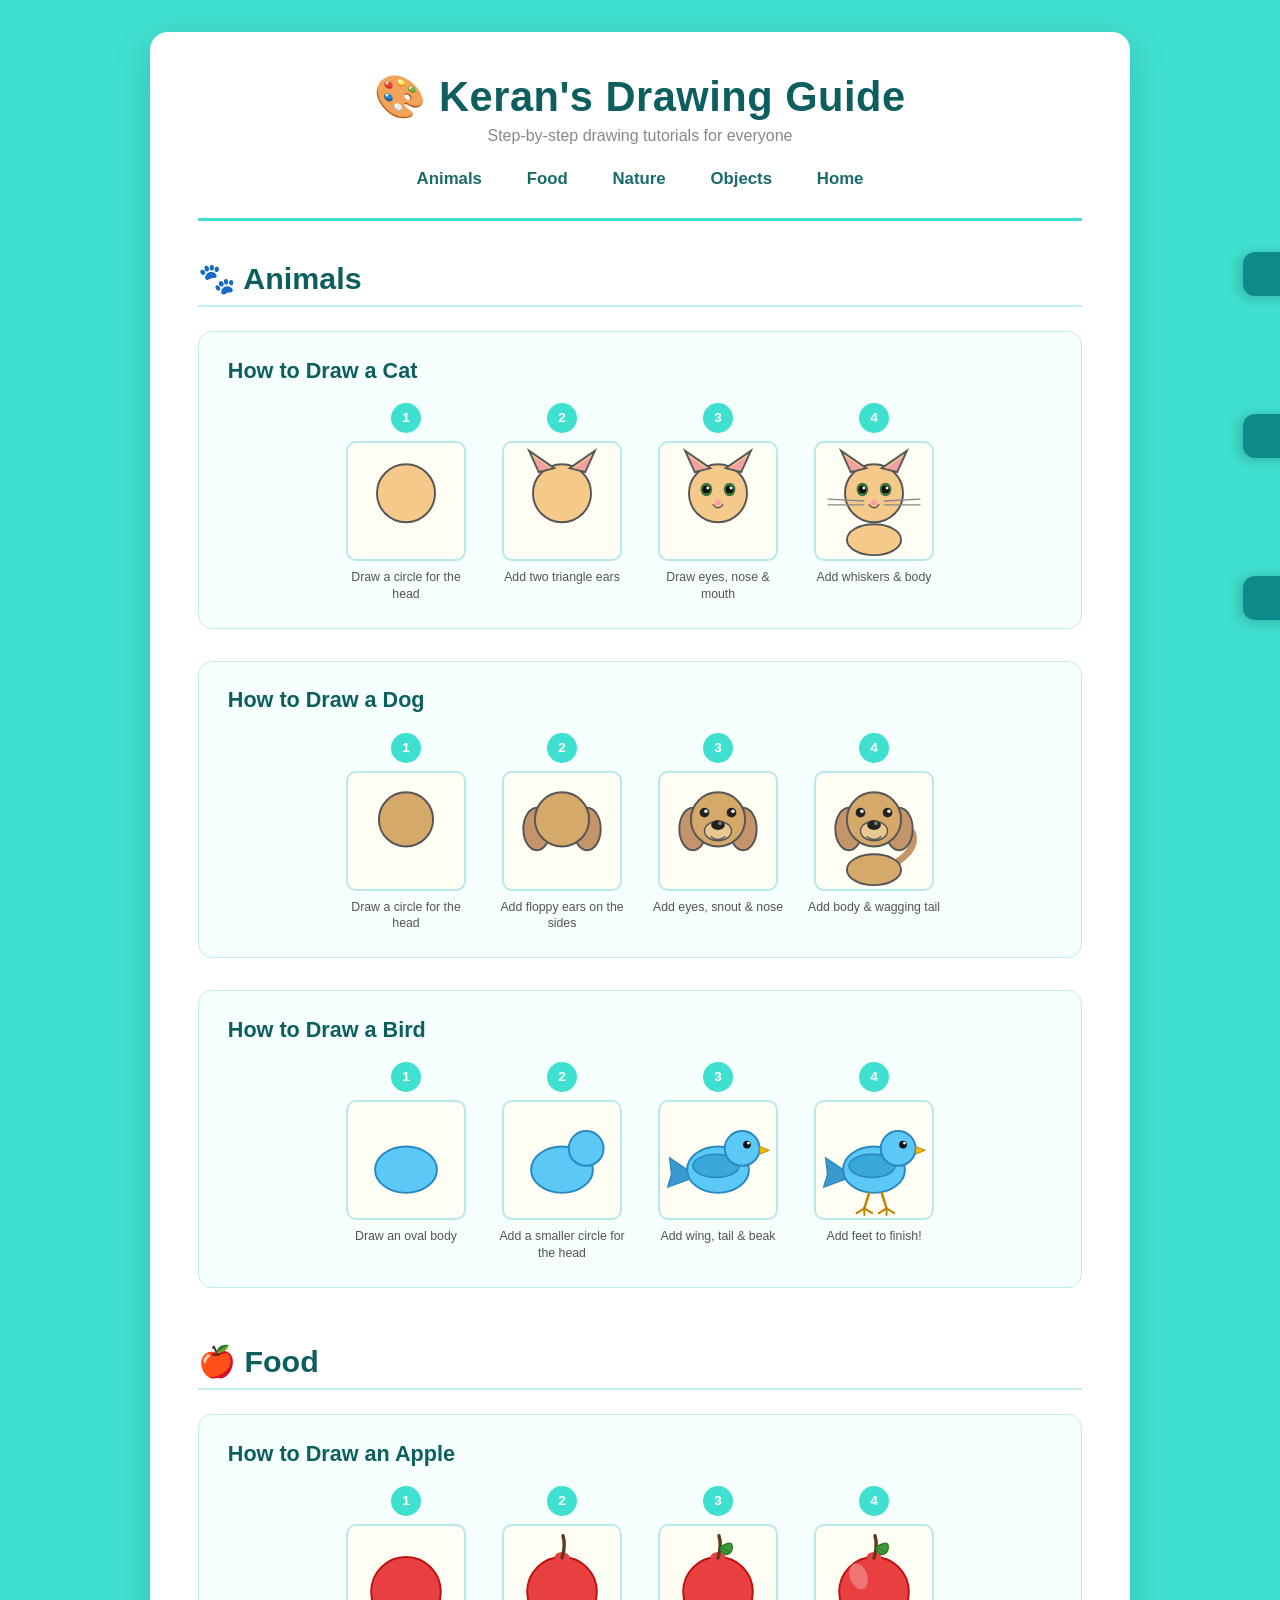
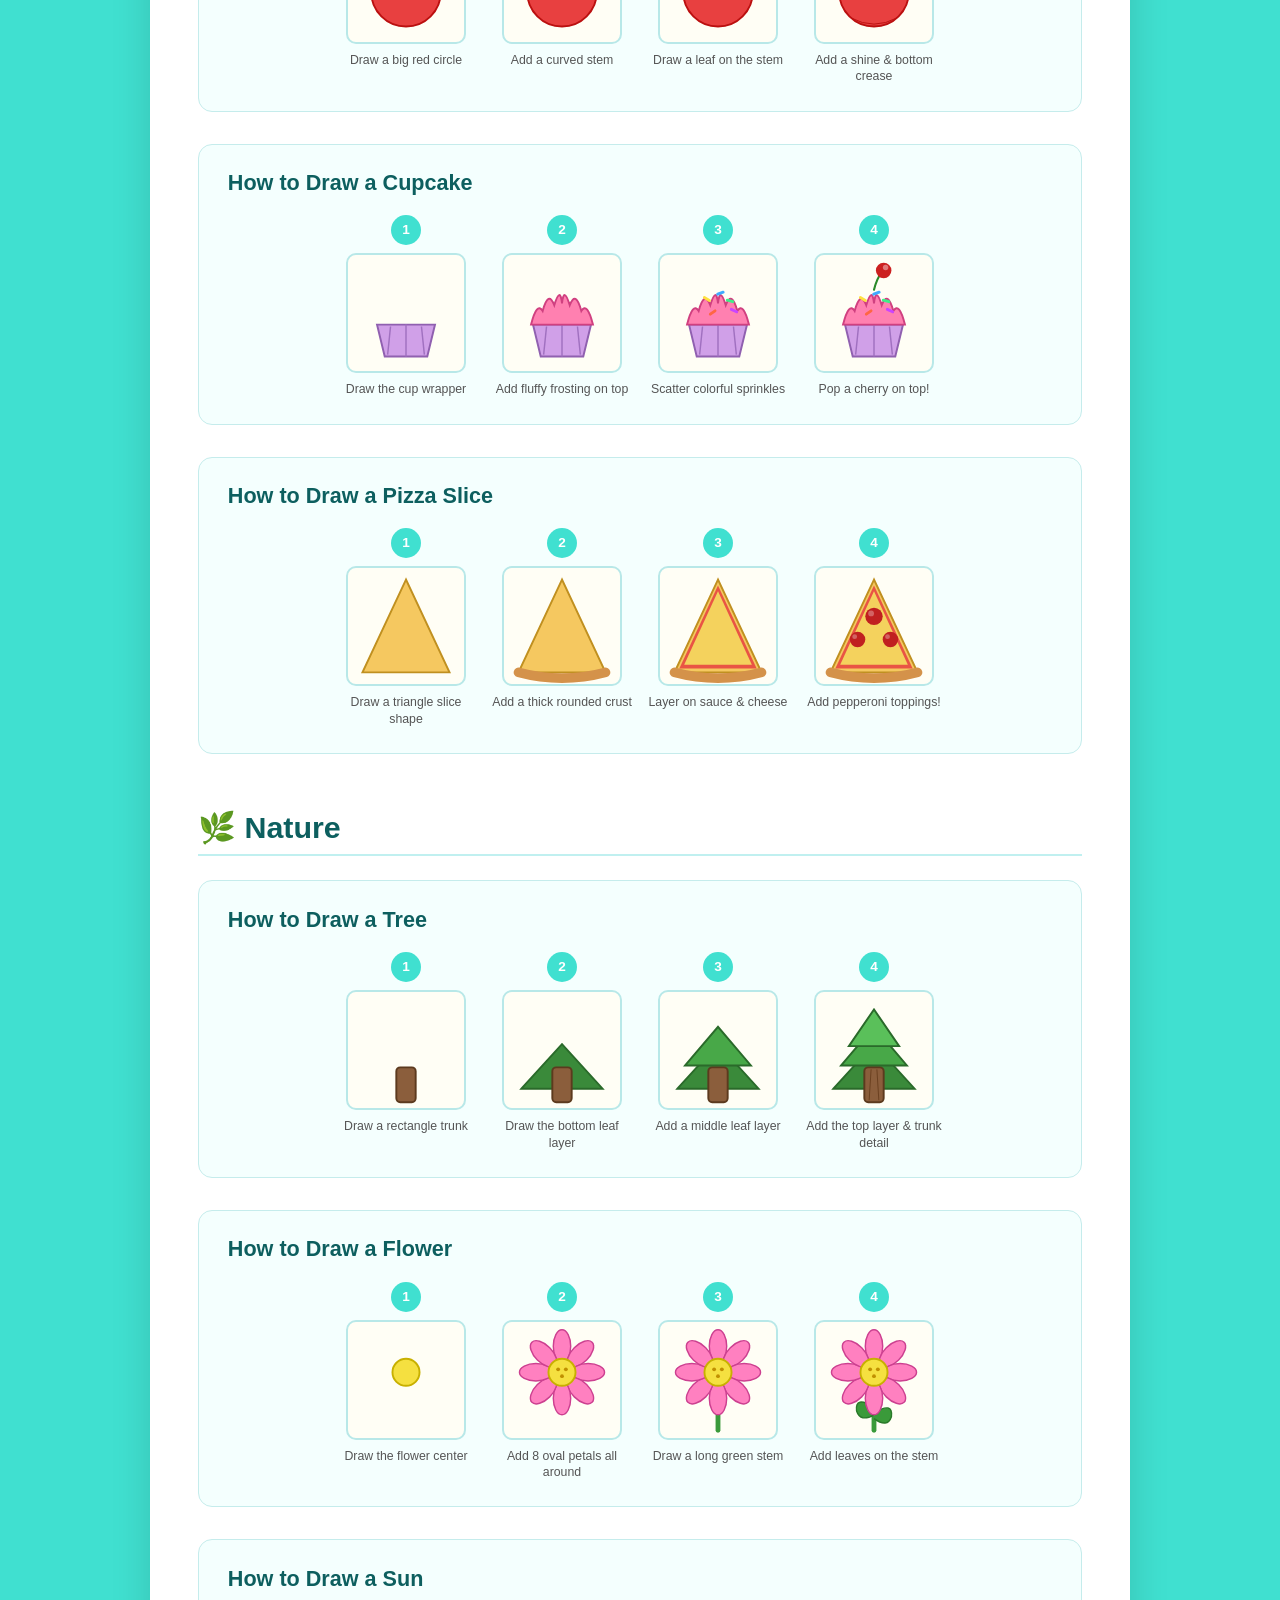
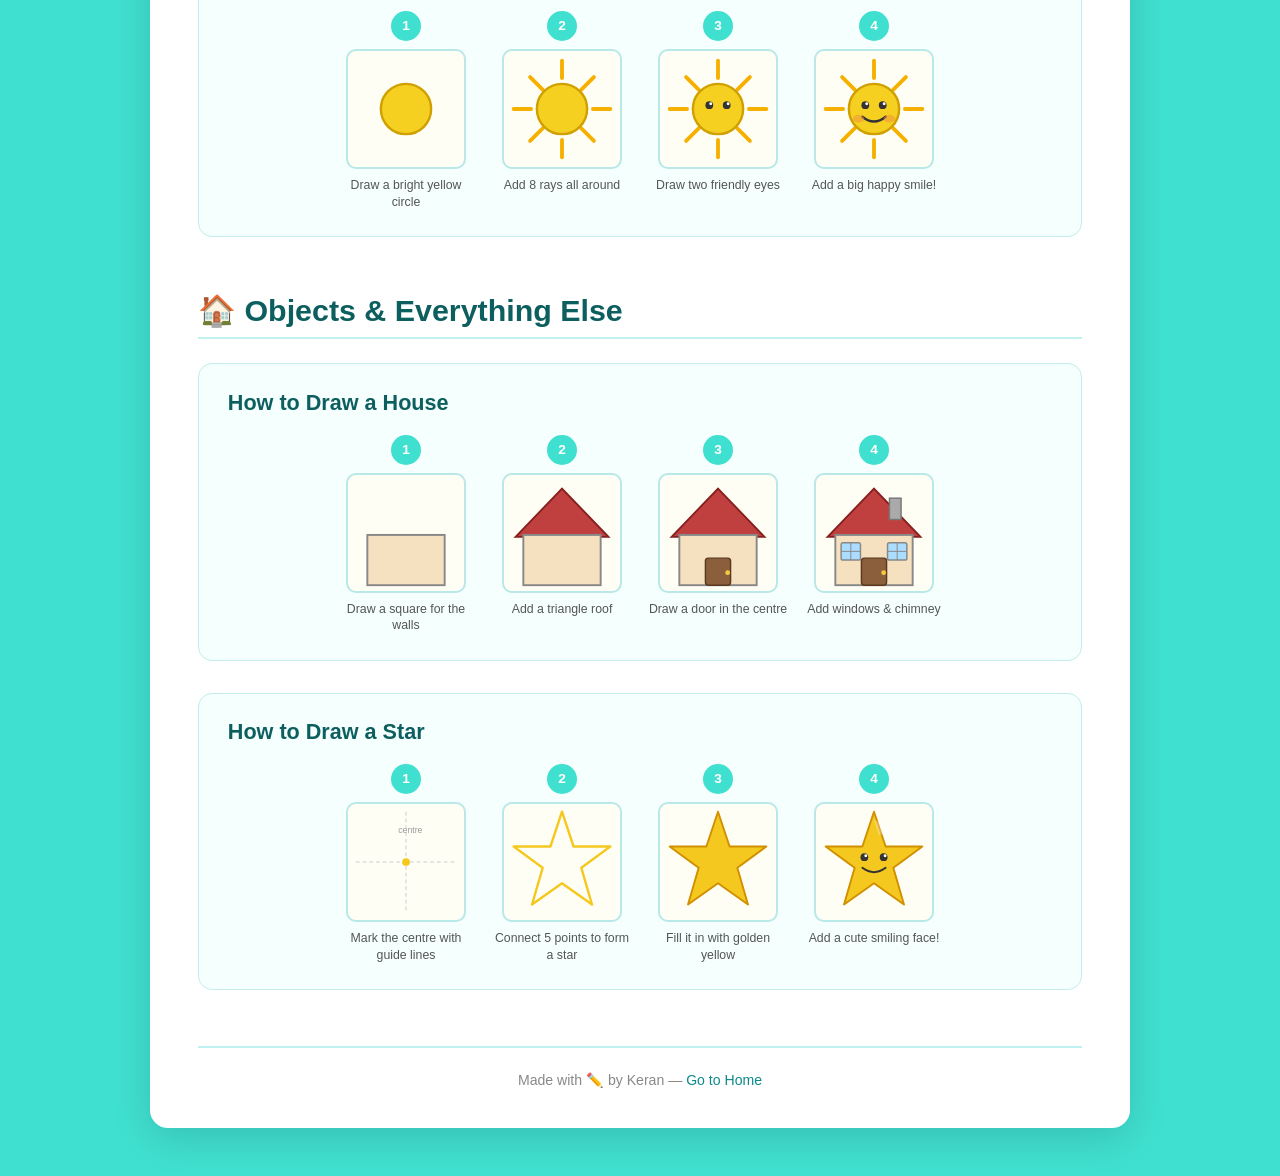
<file: home.html>
<!DOCTYPE html>
<html lang="en">
<head>
  <meta charset="UTF-8" />
  <meta name="viewport" content="width=device-width, initial-scale=1.0" />
  <title>Keran's Drawing Guide – Home</title>
  <link rel="stylesheet" href="css/style.css" />
</head>
<body>

  <!-- ══════════════════════════════════════════
       Sliding Edge Tab Buttons
  ═══════════════════════════════════════════ -->
  <div class="slide-tab" id="tab-animals">
    <a href="#animals">🐾 Animals</a>
  </div>
  <div class="slide-tab" id="tab-food">
    <a href="#food">🍎 Food</a>
  </div>
  <div class="slide-tab" id="tab-nature">
    <a href="#nature">🌿 Nature</a>
  </div>

  <!-- ══════════════════════════════════════════
       Main Content Box
  ═══════════════════════════════════════════ -->
  <div id="main-box">

    <header>
      <h1>🎨 Keran's Drawing Guide</h1>
      <p class="subtitle">Step-by-step drawing tutorials for everyone</p>
      <nav>
        <a href="#animals">Animals</a>
        <a href="#food">Food</a>
        <a href="#nature">Nature</a>
        <a href="#objects">Objects</a>
        <a href="home.html">Home</a>
      </nav>
    </header>

    <main>

      <!-- ────────────────────────────────────
           ANIMALS SECTION
      ──────────────────────────────────── -->
      <section id="animals">
        <h2>🐾 Animals</h2>

        <!-- Tutorial: Cat -->
        <div class="tutorial-card">
          <h3>How to Draw a Cat</h3>
          <div class="steps-container">

            <figure class="step">
              <div class="step-num">1</div>
              <svg viewBox="0 0 120 120" xmlns="http://www.w3.org/2000/svg">
                <!-- Head -->
                <circle cx="60" cy="52" r="30" fill="#f5c98a" stroke="#555" stroke-width="2"/>
              </svg>
              <figcaption>Draw a circle for the head</figcaption>
            </figure>

            <figure class="step">
              <div class="step-num">2</div>
              <svg viewBox="0 0 120 120" xmlns="http://www.w3.org/2000/svg">
                <!-- Head -->
                <circle cx="60" cy="52" r="30" fill="#f5c98a" stroke="#555" stroke-width="2"/>
                <!-- Left ear -->
                <polygon points="36,30 26,8 52,26" fill="#f5c98a" stroke="#555" stroke-width="2"/>
                <!-- Inner left ear -->
                <polygon points="36,28 30,14 48,26" fill="#f0a0a0" stroke="none"/>
                <!-- Right ear -->
                <polygon points="84,30 94,8 68,26" fill="#f5c98a" stroke="#555" stroke-width="2"/>
                <!-- Inner right ear -->
                <polygon points="84,28 90,14 72,26" fill="#f0a0a0" stroke="none"/>
              </svg>
              <figcaption>Add two triangle ears</figcaption>
            </figure>

            <figure class="step">
              <div class="step-num">3</div>
              <svg viewBox="0 0 120 120" xmlns="http://www.w3.org/2000/svg">
                <!-- Head -->
                <circle cx="60" cy="52" r="30" fill="#f5c98a" stroke="#555" stroke-width="2"/>
                <!-- Left ear -->
                <polygon points="36,30 26,8 52,26" fill="#f5c98a" stroke="#555" stroke-width="2"/>
                <polygon points="36,28 30,14 48,26" fill="#f0a0a0" stroke="none"/>
                <!-- Right ear -->
                <polygon points="84,30 94,8 68,26" fill="#f5c98a" stroke="#555" stroke-width="2"/>
                <polygon points="84,28 90,14 72,26" fill="#f0a0a0" stroke="none"/>
                <!-- Left eye -->
                <ellipse cx="48" cy="48" rx="6" ry="7" fill="#3a7a3a"/>
                <circle cx="48" cy="48" r="4" fill="#111"/>
                <circle cx="49.5" cy="46.5" r="1.5" fill="white"/>
                <!-- Right eye -->
                <ellipse cx="72" cy="48" rx="6" ry="7" fill="#3a7a3a"/>
                <circle cx="72" cy="48" r="4" fill="#111"/>
                <circle cx="73.5" cy="46.5" r="1.5" fill="white"/>
                <!-- Nose -->
                <polygon points="60,58 55,64 65,64" fill="#ff9aaa"/>
                <!-- Mouth -->
                <path d="M55,64 Q60,70 65,64" stroke="#555" stroke-width="1.5" fill="none" stroke-linecap="round"/>
              </svg>
              <figcaption>Draw eyes, nose &amp; mouth</figcaption>
            </figure>

            <figure class="step">
              <div class="step-num">4</div>
              <svg viewBox="0 0 120 120" xmlns="http://www.w3.org/2000/svg">
                <!-- Body -->
                <ellipse cx="60" cy="100" rx="28" ry="16" fill="#f5c98a" stroke="#555" stroke-width="2"/>
                <!-- Head -->
                <circle cx="60" cy="52" r="30" fill="#f5c98a" stroke="#555" stroke-width="2"/>
                <!-- Left ear -->
                <polygon points="36,30 26,8 52,26" fill="#f5c98a" stroke="#555" stroke-width="2"/>
                <polygon points="36,28 30,14 48,26" fill="#f0a0a0" stroke="none"/>
                <!-- Right ear -->
                <polygon points="84,30 94,8 68,26" fill="#f5c98a" stroke="#555" stroke-width="2"/>
                <polygon points="84,28 90,14 72,26" fill="#f0a0a0" stroke="none"/>
                <!-- Left eye -->
                <ellipse cx="48" cy="48" rx="6" ry="7" fill="#3a7a3a"/>
                <circle cx="48" cy="48" r="4" fill="#111"/>
                <circle cx="49.5" cy="46.5" r="1.5" fill="white"/>
                <!-- Right eye -->
                <ellipse cx="72" cy="48" rx="6" ry="7" fill="#3a7a3a"/>
                <circle cx="72" cy="48" r="4" fill="#111"/>
                <circle cx="73.5" cy="46.5" r="1.5" fill="white"/>
                <!-- Nose -->
                <polygon points="60,58 55,64 65,64" fill="#ff9aaa"/>
                <!-- Mouth -->
                <path d="M55,64 Q60,70 65,64" stroke="#555" stroke-width="1.5" fill="none" stroke-linecap="round"/>
                <!-- Left whiskers -->
                <line x1="12" y1="58" x2="50" y2="60" stroke="#888" stroke-width="1.3"/>
                <line x1="12" y1="64" x2="50" y2="64" stroke="#888" stroke-width="1.3"/>
                <!-- Right whiskers -->
                <line x1="108" y1="58" x2="70" y2="60" stroke="#888" stroke-width="1.3"/>
                <line x1="108" y1="64" x2="70" y2="64" stroke="#888" stroke-width="1.3"/>
              </svg>
              <figcaption>Add whiskers &amp; body</figcaption>
            </figure>

          </div><!-- .steps-container -->
        </div><!-- .tutorial-card -->

        <!-- Tutorial: Dog -->
        <div class="tutorial-card">
          <h3>How to Draw a Dog</h3>
          <div class="steps-container">

            <figure class="step">
              <div class="step-num">1</div>
              <svg viewBox="0 0 120 120" xmlns="http://www.w3.org/2000/svg">
                <!-- Head -->
                <circle cx="60" cy="48" r="28" fill="#d4a96a" stroke="#555" stroke-width="2"/>
              </svg>
              <figcaption>Draw a circle for the head</figcaption>
            </figure>

            <figure class="step">
              <div class="step-num">2</div>
              <svg viewBox="0 0 120 120" xmlns="http://www.w3.org/2000/svg">
                <!-- Floppy ears (drawn first so head overlaps them) -->
                <ellipse cx="34" cy="58" rx="14" ry="22" fill="#c4956a" stroke="#555" stroke-width="2"/>
                <ellipse cx="86" cy="58" rx="14" ry="22" fill="#c4956a" stroke="#555" stroke-width="2"/>
                <!-- Head on top -->
                <circle cx="60" cy="48" r="28" fill="#d4a96a" stroke="#555" stroke-width="2"/>
              </svg>
              <figcaption>Add floppy ears on the sides</figcaption>
            </figure>

            <figure class="step">
              <div class="step-num">3</div>
              <svg viewBox="0 0 120 120" xmlns="http://www.w3.org/2000/svg">
                <!-- Ears -->
                <ellipse cx="34" cy="58" rx="14" ry="22" fill="#c4956a" stroke="#555" stroke-width="2"/>
                <ellipse cx="86" cy="58" rx="14" ry="22" fill="#c4956a" stroke="#555" stroke-width="2"/>
                <!-- Head -->
                <circle cx="60" cy="48" r="28" fill="#d4a96a" stroke="#555" stroke-width="2"/>
                <!-- Snout -->
                <ellipse cx="60" cy="60" rx="14" ry="10" fill="#e8c890" stroke="#555" stroke-width="1.5"/>
                <!-- Nose -->
                <ellipse cx="60" cy="54" rx="7" ry="5" fill="#222"/>
                <circle cx="62" cy="52" r="2" fill="rgba(255,255,255,0.4)"/>
                <!-- Eyes -->
                <circle cx="46" cy="41" r="5" fill="#222"/>
                <circle cx="74" cy="41" r="5" fill="#222"/>
                <circle cx="47.5" cy="39.5" r="1.8" fill="white"/>
                <circle cx="75.5" cy="39.5" r="1.8" fill="white"/>
                <!-- Mouth -->
                <path d="M53,66 Q60,72 67,66" stroke="#555" stroke-width="1.5" fill="none" stroke-linecap="round"/>
              </svg>
              <figcaption>Add eyes, snout &amp; nose</figcaption>
            </figure>

            <figure class="step">
              <div class="step-num">4</div>
              <svg viewBox="0 0 120 120" xmlns="http://www.w3.org/2000/svg">
                <!-- Tail -->
                <path d="M84,92 Q105,78 100,62" stroke="#c4956a" stroke-width="7" fill="none" stroke-linecap="round"/>
                <!-- Body -->
                <ellipse cx="60" cy="100" rx="28" ry="16" fill="#d4a96a" stroke="#555" stroke-width="2"/>
                <!-- Ears -->
                <ellipse cx="34" cy="58" rx="14" ry="22" fill="#c4956a" stroke="#555" stroke-width="2"/>
                <ellipse cx="86" cy="58" rx="14" ry="22" fill="#c4956a" stroke="#555" stroke-width="2"/>
                <!-- Head -->
                <circle cx="60" cy="48" r="28" fill="#d4a96a" stroke="#555" stroke-width="2"/>
                <!-- Snout -->
                <ellipse cx="60" cy="60" rx="14" ry="10" fill="#e8c890" stroke="#555" stroke-width="1.5"/>
                <!-- Nose -->
                <ellipse cx="60" cy="54" rx="7" ry="5" fill="#222"/>
                <circle cx="62" cy="52" r="2" fill="rgba(255,255,255,0.4)"/>
                <!-- Eyes -->
                <circle cx="46" cy="41" r="5" fill="#222"/>
                <circle cx="74" cy="41" r="5" fill="#222"/>
                <circle cx="47.5" cy="39.5" r="1.8" fill="white"/>
                <circle cx="75.5" cy="39.5" r="1.8" fill="white"/>
                <!-- Mouth -->
                <path d="M53,66 Q60,72 67,66" stroke="#555" stroke-width="1.5" fill="none" stroke-linecap="round"/>
              </svg>
              <figcaption>Add body &amp; wagging tail</figcaption>
            </figure>

          </div>
        </div>

        <!-- Tutorial: Bird -->
        <div class="tutorial-card">
          <h3>How to Draw a Bird</h3>
          <div class="steps-container">

            <figure class="step">
              <div class="step-num">1</div>
              <svg viewBox="0 0 120 120" xmlns="http://www.w3.org/2000/svg">
                <!-- Body -->
                <ellipse cx="60" cy="70" rx="32" ry="24" fill="#5bc8f5" stroke="#2a88c0" stroke-width="2"/>
              </svg>
              <figcaption>Draw an oval body</figcaption>
            </figure>

            <figure class="step">
              <div class="step-num">2</div>
              <svg viewBox="0 0 120 120" xmlns="http://www.w3.org/2000/svg">
                <!-- Body -->
                <ellipse cx="60" cy="70" rx="32" ry="24" fill="#5bc8f5" stroke="#2a88c0" stroke-width="2"/>
                <!-- Head -->
                <circle cx="85" cy="48" r="18" fill="#5bc8f5" stroke="#2a88c0" stroke-width="2"/>
              </svg>
              <figcaption>Add a smaller circle for the head</figcaption>
            </figure>

            <figure class="step">
              <div class="step-num">3</div>
              <svg viewBox="0 0 120 120" xmlns="http://www.w3.org/2000/svg">
                <!-- Body -->
                <ellipse cx="60" cy="70" rx="32" ry="24" fill="#5bc8f5" stroke="#2a88c0" stroke-width="2"/>
                <!-- Tail feathers -->
                <polygon points="28,70 10,58 12,75 8,88 30,80" fill="#3a9ad0" stroke="#2a88c0" stroke-width="1.5"/>
                <!-- Wing -->
                <ellipse cx="58" cy="66" rx="24" ry="12" fill="#38a8d8" stroke="#2a88c0" stroke-width="1.5"/>
                <!-- Head -->
                <circle cx="85" cy="48" r="18" fill="#5bc8f5" stroke="#2a88c0" stroke-width="2"/>
                <!-- Beak -->
                <polygon points="103,46 113,50 103,54" fill="#f5b800" stroke="#c08000" stroke-width="1"/>
                <!-- Eye -->
                <circle cx="90" cy="44" r="4" fill="#111"/>
                <circle cx="91.5" cy="42.5" r="1.5" fill="white"/>
              </svg>
              <figcaption>Add wing, tail &amp; beak</figcaption>
            </figure>

            <figure class="step">
              <div class="step-num">4</div>
              <svg viewBox="0 0 120 120" xmlns="http://www.w3.org/2000/svg">
                <!-- Body -->
                <ellipse cx="60" cy="70" rx="32" ry="24" fill="#5bc8f5" stroke="#2a88c0" stroke-width="2"/>
                <!-- Tail feathers -->
                <polygon points="28,70 10,58 12,75 8,88 30,80" fill="#3a9ad0" stroke="#2a88c0" stroke-width="1.5"/>
                <!-- Wing -->
                <ellipse cx="58" cy="66" rx="24" ry="12" fill="#38a8d8" stroke="#2a88c0" stroke-width="1.5"/>
                <!-- Head -->
                <circle cx="85" cy="48" r="18" fill="#5bc8f5" stroke="#2a88c0" stroke-width="2"/>
                <!-- Beak -->
                <polygon points="103,46 113,50 103,54" fill="#f5b800" stroke="#c08000" stroke-width="1"/>
                <!-- Eye -->
                <circle cx="90" cy="44" r="4" fill="#111"/>
                <circle cx="91.5" cy="42.5" r="1.5" fill="white"/>
                <!-- Feet/perch -->
                <line x1="55" y1="94" x2="50" y2="110" stroke="#c08000" stroke-width="2.5" stroke-linecap="round"/>
                <line x1="50" y1="110" x2="42" y2="115" stroke="#c08000" stroke-width="2" stroke-linecap="round"/>
                <line x1="50" y1="110" x2="50" y2="117" stroke="#c08000" stroke-width="2" stroke-linecap="round"/>
                <line x1="50" y1="110" x2="58" y2="115" stroke="#c08000" stroke-width="2" stroke-linecap="round"/>
                <line x1="68" y1="94" x2="73" y2="110" stroke="#c08000" stroke-width="2.5" stroke-linecap="round"/>
                <line x1="73" y1="110" x2="65" y2="115" stroke="#c08000" stroke-width="2" stroke-linecap="round"/>
                <line x1="73" y1="110" x2="73" y2="117" stroke="#c08000" stroke-width="2" stroke-linecap="round"/>
                <line x1="73" y1="110" x2="81" y2="115" stroke="#c08000" stroke-width="2" stroke-linecap="round"/>
              </svg>
              <figcaption>Add feet to finish!</figcaption>
            </figure>

          </div>
        </div>

      </section><!-- #animals -->

      <!-- ────────────────────────────────────
           FOOD SECTION
      ──────────────────────────────────── -->
      <section id="food">
        <h2>🍎 Food</h2>

        <!-- Tutorial: Apple -->
        <div class="tutorial-card">
          <h3>How to Draw an Apple</h3>
          <div class="steps-container">

            <figure class="step">
              <div class="step-num">1</div>
              <svg viewBox="0 0 120 120" xmlns="http://www.w3.org/2000/svg">
                <!-- Apple body -->
                <circle cx="60" cy="68" r="36" fill="#e84040" stroke="#bb1010" stroke-width="2"/>
              </svg>
              <figcaption>Draw a big red circle</figcaption>
            </figure>

            <figure class="step">
              <div class="step-num">2</div>
              <svg viewBox="0 0 120 120" xmlns="http://www.w3.org/2000/svg">
                <!-- Apple body -->
                <circle cx="60" cy="68" r="36" fill="#e84040" stroke="#bb1010" stroke-width="2"/>
                <!-- Indent at top -->
                <ellipse cx="60" cy="33" rx="8" ry="6" fill="#e84040"/>
                <!-- Stem -->
                <path d="M60,33 Q64,20 61,10" stroke="#5a3a1a" stroke-width="3.5" fill="none" stroke-linecap="round"/>
              </svg>
              <figcaption>Add a curved stem</figcaption>
            </figure>

            <figure class="step">
              <div class="step-num">3</div>
              <svg viewBox="0 0 120 120" xmlns="http://www.w3.org/2000/svg">
                <!-- Apple body -->
                <circle cx="60" cy="68" r="36" fill="#e84040" stroke="#bb1010" stroke-width="2"/>
                <!-- Indent -->
                <ellipse cx="60" cy="33" rx="8" ry="6" fill="#e84040"/>
                <!-- Stem -->
                <path d="M60,33 Q64,20 61,10" stroke="#5a3a1a" stroke-width="3.5" fill="none" stroke-linecap="round"/>
                <!-- Leaf -->
                <path d="M62,22 Q78,12 74,26 Q68,34 62,24" fill="#3a9a3a" stroke="#2a7a2a" stroke-width="1.5"/>
                <!-- Leaf vein -->
                <line x1="62" y1="22" x2="72" y2="27" stroke="#2a7a2a" stroke-width="1"/>
              </svg>
              <figcaption>Draw a leaf on the stem</figcaption>
            </figure>

            <figure class="step">
              <div class="step-num">4</div>
              <svg viewBox="0 0 120 120" xmlns="http://www.w3.org/2000/svg">
                <!-- Apple body -->
                <circle cx="60" cy="68" r="36" fill="#e84040" stroke="#bb1010" stroke-width="2"/>
                <!-- Indent -->
                <ellipse cx="60" cy="33" rx="8" ry="6" fill="#e84040"/>
                <!-- Stem -->
                <path d="M60,33 Q64,20 61,10" stroke="#5a3a1a" stroke-width="3.5" fill="none" stroke-linecap="round"/>
                <!-- Leaf -->
                <path d="M62,22 Q78,12 74,26 Q68,34 62,24" fill="#3a9a3a" stroke="#2a7a2a" stroke-width="1.5"/>
                <line x1="62" y1="22" x2="72" y2="27" stroke="#2a7a2a" stroke-width="1"/>
                <!-- Shine -->
                <ellipse cx="44" cy="52" rx="9" ry="14" fill="rgba(255,255,255,0.28)" transform="rotate(-20,44,52)"/>
                <!-- Bottom bump hint -->
                <path d="M36,95 Q60,108 84,95" stroke="#bb1010" stroke-width="1" fill="none"/>
              </svg>
              <figcaption>Add a shine &amp; bottom crease</figcaption>
            </figure>

          </div>
        </div>

        <!-- Tutorial: Cupcake -->
        <div class="tutorial-card">
          <h3>How to Draw a Cupcake</h3>
          <div class="steps-container">

            <figure class="step">
              <div class="step-num">1</div>
              <svg viewBox="0 0 120 120" xmlns="http://www.w3.org/2000/svg">
                <!-- Cup wrapper -->
                <path d="M30,72 L38,105 L82,105 L90,72 Z" fill="#d0a0e8" stroke="#9060b0" stroke-width="2"/>
                <!-- Ridges on cup -->
                <line x1="44" y1="74" x2="41" y2="103" stroke="#a070c0" stroke-width="1.5"/>
                <line x1="60" y1="72" x2="60" y2="105" stroke="#a070c0" stroke-width="1.5"/>
                <line x1="76" y1="74" x2="79" y2="103" stroke="#a070c0" stroke-width="1.5"/>
              </svg>
              <figcaption>Draw the cup wrapper</figcaption>
            </figure>

            <figure class="step">
              <div class="step-num">2</div>
              <svg viewBox="0 0 120 120" xmlns="http://www.w3.org/2000/svg">
                <!-- Cup wrapper -->
                <path d="M30,72 L38,105 L82,105 L90,72 Z" fill="#d0a0e8" stroke="#9060b0" stroke-width="2"/>
                <line x1="44" y1="74" x2="41" y2="103" stroke="#a070c0" stroke-width="1.5"/>
                <line x1="60" y1="72" x2="60" y2="105" stroke="#a070c0" stroke-width="1.5"/>
                <line x1="76" y1="74" x2="79" y2="103" stroke="#a070c0" stroke-width="1.5"/>
                <!-- Frosting -->
                <path d="M28,72 Q34,48 40,58 Q46,36 52,52 Q58,32 60,50 Q62,32 68,52 Q74,36 80,58 Q86,48 92,72 Z"
                      fill="#ff80b0" stroke="#d04080" stroke-width="2"/>
              </svg>
              <figcaption>Add fluffy frosting on top</figcaption>
            </figure>

            <figure class="step">
              <div class="step-num">3</div>
              <svg viewBox="0 0 120 120" xmlns="http://www.w3.org/2000/svg">
                <!-- Cup -->
                <path d="M30,72 L38,105 L82,105 L90,72 Z" fill="#d0a0e8" stroke="#9060b0" stroke-width="2"/>
                <line x1="44" y1="74" x2="41" y2="103" stroke="#a070c0" stroke-width="1.5"/>
                <line x1="60" y1="72" x2="60" y2="105" stroke="#a070c0" stroke-width="1.5"/>
                <line x1="76" y1="74" x2="79" y2="103" stroke="#a070c0" stroke-width="1.5"/>
                <!-- Frosting -->
                <path d="M28,72 Q34,48 40,58 Q46,36 52,52 Q58,32 60,50 Q62,32 68,52 Q74,36 80,58 Q86,48 92,72 Z"
                      fill="#ff80b0" stroke="#d04080" stroke-width="2"/>
                <!-- Sprinkles -->
                <rect x="44" y="44" width="9" height="3" rx="1.5" fill="#ffe040" transform="rotate(30,48.5,45.5)"/>
                <rect x="58" y="38" width="9" height="3" rx="1.5" fill="#40aaff" transform="rotate(-20,62.5,39.5)"/>
                <rect x="68" y="46" width="9" height="3" rx="1.5" fill="#40ee88" transform="rotate(15,72.5,47.5)"/>
                <rect x="50" y="58" width="9" height="3" rx="1.5" fill="#ff6644" transform="rotate(-35,54.5,59.5)"/>
                <rect x="72" y="56" width="9" height="3" rx="1.5" fill="#cc44ff" transform="rotate(25,76.5,57.5)"/>
              </svg>
              <figcaption>Scatter colorful sprinkles</figcaption>
            </figure>

            <figure class="step">
              <div class="step-num">4</div>
              <svg viewBox="0 0 120 120" xmlns="http://www.w3.org/2000/svg">
                <!-- Cup -->
                <path d="M30,72 L38,105 L82,105 L90,72 Z" fill="#d0a0e8" stroke="#9060b0" stroke-width="2"/>
                <line x1="44" y1="74" x2="41" y2="103" stroke="#a070c0" stroke-width="1.5"/>
                <line x1="60" y1="72" x2="60" y2="105" stroke="#a070c0" stroke-width="1.5"/>
                <line x1="76" y1="74" x2="79" y2="103" stroke="#a070c0" stroke-width="1.5"/>
                <!-- Frosting -->
                <path d="M28,72 Q34,48 40,58 Q46,36 52,52 Q58,32 60,50 Q62,32 68,52 Q74,36 80,58 Q86,48 92,72 Z"
                      fill="#ff80b0" stroke="#d04080" stroke-width="2"/>
                <!-- Sprinkles -->
                <rect x="44" y="44" width="9" height="3" rx="1.5" fill="#ffe040" transform="rotate(30,48.5,45.5)"/>
                <rect x="58" y="38" width="9" height="3" rx="1.5" fill="#40aaff" transform="rotate(-20,62.5,39.5)"/>
                <rect x="68" y="46" width="9" height="3" rx="1.5" fill="#40ee88" transform="rotate(15,72.5,47.5)"/>
                <rect x="50" y="58" width="9" height="3" rx="1.5" fill="#ff6644" transform="rotate(-35,54.5,59.5)"/>
                <rect x="72" y="56" width="9" height="3" rx="1.5" fill="#cc44ff" transform="rotate(25,76.5,57.5)"/>
                <!-- Cherry stem -->
                <path d="M60,36 Q63,24 68,18" stroke="#2a8a2a" stroke-width="2.2" fill="none" stroke-linecap="round"/>
                <!-- Cherry -->
                <circle cx="70" cy="16" r="8" fill="#cc2020"/>
                <circle cx="72" cy="13" r="2.8" fill="rgba(255,255,255,0.4)"/>
              </svg>
              <figcaption>Pop a cherry on top!</figcaption>
            </figure>

          </div>
        </div>

        <!-- Tutorial: Pizza Slice -->
        <div class="tutorial-card">
          <h3>How to Draw a Pizza Slice</h3>
          <div class="steps-container">

            <figure class="step">
              <div class="step-num">1</div>
              <svg viewBox="0 0 120 120" xmlns="http://www.w3.org/2000/svg">
                <!-- Slice triangle -->
                <polygon points="60,12 15,108 105,108" fill="#f5c860" stroke="#c09020" stroke-width="2"/>
              </svg>
              <figcaption>Draw a triangle slice shape</figcaption>
            </figure>

            <figure class="step">
              <div class="step-num">2</div>
              <svg viewBox="0 0 120 120" xmlns="http://www.w3.org/2000/svg">
                <!-- Slice -->
                <polygon points="60,12 15,108 105,108" fill="#f5c860" stroke="#c09020" stroke-width="2"/>
                <!-- Crust -->
                <path d="M15,108 Q60,120 105,108" stroke="#d4924a" stroke-width="10" fill="none" stroke-linecap="round"/>
              </svg>
              <figcaption>Add a thick rounded crust</figcaption>
            </figure>

            <figure class="step">
              <div class="step-num">3</div>
              <svg viewBox="0 0 120 120" xmlns="http://www.w3.org/2000/svg">
                <!-- Slice -->
                <polygon points="60,12 15,108 105,108" fill="#f5c860" stroke="#c09020" stroke-width="2"/>
                <!-- Crust -->
                <path d="M15,108 Q60,120 105,108" stroke="#d4924a" stroke-width="10" fill="none" stroke-linecap="round"/>
                <!-- Tomato sauce -->
                <polygon points="60,18 20,104 100,104" fill="#e84040" opacity="0.85"/>
                <!-- Cheese layer -->
                <polygon points="60,24 25,100 95,100" fill="#f5e060" opacity="0.9"/>
              </svg>
              <figcaption>Layer on sauce &amp; cheese</figcaption>
            </figure>

            <figure class="step">
              <div class="step-num">4</div>
              <svg viewBox="0 0 120 120" xmlns="http://www.w3.org/2000/svg">
                <!-- Slice -->
                <polygon points="60,12 15,108 105,108" fill="#f5c860" stroke="#c09020" stroke-width="2"/>
                <!-- Crust -->
                <path d="M15,108 Q60,120 105,108" stroke="#d4924a" stroke-width="10" fill="none" stroke-linecap="round"/>
                <!-- Sauce -->
                <polygon points="60,18 20,104 100,104" fill="#e84040" opacity="0.85"/>
                <!-- Cheese -->
                <polygon points="60,24 25,100 95,100" fill="#f5e060" opacity="0.9"/>
                <!-- Pepperoni toppings -->
                <circle cx="60" cy="50" r="9" fill="#c02020"/>
                <circle cx="43" cy="74" r="8" fill="#c02020"/>
                <circle cx="77" cy="74" r="8" fill="#c02020"/>
                <!-- Pepperoni shines -->
                <circle cx="57" cy="47" r="3" fill="rgba(255,255,255,0.3)"/>
                <circle cx="40" cy="71" r="2.5" fill="rgba(255,255,255,0.3)"/>
                <circle cx="74" cy="71" r="2.5" fill="rgba(255,255,255,0.3)"/>
              </svg>
              <figcaption>Add pepperoni toppings!</figcaption>
            </figure>

          </div>
        </div>

      </section><!-- #food -->

      <!-- ────────────────────────────────────
           NATURE SECTION
      ──────────────────────────────────── -->
      <section id="nature">
        <h2>🌿 Nature</h2>

        <!-- Tutorial: Tree -->
        <div class="tutorial-card">
          <h3>How to Draw a Tree</h3>
          <div class="steps-container">

            <figure class="step">
              <div class="step-num">1</div>
              <svg viewBox="0 0 120 120" xmlns="http://www.w3.org/2000/svg">
                <!-- Trunk -->
                <rect x="50" y="78" width="20" height="36" rx="4" fill="#8b5e3c" stroke="#5c3a1e" stroke-width="2"/>
              </svg>
              <figcaption>Draw a rectangle trunk</figcaption>
            </figure>

            <figure class="step">
              <div class="step-num">2</div>
              <svg viewBox="0 0 120 120" xmlns="http://www.w3.org/2000/svg">
                <!-- Bottom foliage -->
                <polygon points="18,100 60,54 102,100" fill="#3a8a3a" stroke="#2a6a2a" stroke-width="2"/>
                <!-- Trunk on top -->
                <rect x="50" y="78" width="20" height="36" rx="4" fill="#8b5e3c" stroke="#5c3a1e" stroke-width="2"/>
              </svg>
              <figcaption>Draw the bottom leaf layer</figcaption>
            </figure>

            <figure class="step">
              <div class="step-num">3</div>
              <svg viewBox="0 0 120 120" xmlns="http://www.w3.org/2000/svg">
                <!-- Bottom foliage -->
                <polygon points="18,100 60,54 102,100" fill="#3a8a3a" stroke="#2a6a2a" stroke-width="2"/>
                <!-- Middle foliage -->
                <polygon points="26,76 60,36 94,76" fill="#48a848" stroke="#2a6a2a" stroke-width="2"/>
                <!-- Trunk -->
                <rect x="50" y="78" width="20" height="36" rx="4" fill="#8b5e3c" stroke="#5c3a1e" stroke-width="2"/>
              </svg>
              <figcaption>Add a middle leaf layer</figcaption>
            </figure>

            <figure class="step">
              <div class="step-num">4</div>
              <svg viewBox="0 0 120 120" xmlns="http://www.w3.org/2000/svg">
                <!-- Bottom foliage -->
                <polygon points="18,100 60,54 102,100" fill="#3a8a3a" stroke="#2a6a2a" stroke-width="2"/>
                <!-- Middle foliage -->
                <polygon points="26,76 60,36 94,76" fill="#48a848" stroke="#2a6a2a" stroke-width="2"/>
                <!-- Top foliage -->
                <polygon points="34,56 60,18 86,56" fill="#5ac05a" stroke="#2a6a2a" stroke-width="2"/>
                <!-- Trunk -->
                <rect x="50" y="78" width="20" height="36" rx="4" fill="#8b5e3c" stroke="#5c3a1e" stroke-width="2"/>
                <!-- Trunk grain lines -->
                <line x1="57" y1="80" x2="55" y2="112" stroke="#6a4020" stroke-width="1"/>
                <line x1="63" y1="80" x2="65" y2="112" stroke="#6a4020" stroke-width="1"/>
              </svg>
              <figcaption>Add the top layer &amp; trunk detail</figcaption>
            </figure>

          </div>
        </div>

        <!-- Tutorial: Flower -->
        <div class="tutorial-card">
          <h3>How to Draw a Flower</h3>
          <div class="steps-container">

            <figure class="step">
              <div class="step-num">1</div>
              <svg viewBox="0 0 120 120" xmlns="http://www.w3.org/2000/svg">
                <!-- Center -->
                <circle cx="60" cy="52" r="14" fill="#f5e040" stroke="#c8b000" stroke-width="2"/>
              </svg>
              <figcaption>Draw the flower center</figcaption>
            </figure>

            <figure class="step">
              <div class="step-num">2</div>
              <svg viewBox="0 0 120 120" xmlns="http://www.w3.org/2000/svg">
                <!-- Petals (drawn before center so center overlaps) -->
                <ellipse cx="60" cy="25" rx="9" ry="17" fill="#ff80c0" stroke="#cc4090" stroke-width="1.5"/>
                <g transform="rotate(45,60,52)">
                  <ellipse cx="60" cy="25" rx="9" ry="17" fill="#ff80c0" stroke="#cc4090" stroke-width="1.5"/>
                </g>
                <g transform="rotate(90,60,52)">
                  <ellipse cx="60" cy="25" rx="9" ry="17" fill="#ff80c0" stroke="#cc4090" stroke-width="1.5"/>
                </g>
                <g transform="rotate(135,60,52)">
                  <ellipse cx="60" cy="25" rx="9" ry="17" fill="#ff80c0" stroke="#cc4090" stroke-width="1.5"/>
                </g>
                <g transform="rotate(180,60,52)">
                  <ellipse cx="60" cy="25" rx="9" ry="17" fill="#ff80c0" stroke="#cc4090" stroke-width="1.5"/>
                </g>
                <g transform="rotate(225,60,52)">
                  <ellipse cx="60" cy="25" rx="9" ry="17" fill="#ff80c0" stroke="#cc4090" stroke-width="1.5"/>
                </g>
                <g transform="rotate(270,60,52)">
                  <ellipse cx="60" cy="25" rx="9" ry="17" fill="#ff80c0" stroke="#cc4090" stroke-width="1.5"/>
                </g>
                <g transform="rotate(315,60,52)">
                  <ellipse cx="60" cy="25" rx="9" ry="17" fill="#ff80c0" stroke="#cc4090" stroke-width="1.5"/>
                </g>
                <!-- Center on top -->
                <circle cx="60" cy="52" r="14" fill="#f5e040" stroke="#c8b000" stroke-width="2"/>
                <!-- Center dots -->
                <circle cx="56" cy="49" r="2" fill="#c09000"/>
                <circle cx="64" cy="49" r="2" fill="#c09000"/>
                <circle cx="60" cy="56" r="2" fill="#c09000"/>
              </svg>
              <figcaption>Add 8 oval petals all around</figcaption>
            </figure>

            <figure class="step">
              <div class="step-num">3</div>
              <svg viewBox="0 0 120 120" xmlns="http://www.w3.org/2000/svg">
                <!-- Stem first -->
                <line x1="60" y1="66" x2="60" y2="112" stroke="#3a9a3a" stroke-width="5" stroke-linecap="round"/>
                <!-- Petals -->
                <ellipse cx="60" cy="25" rx="9" ry="17" fill="#ff80c0" stroke="#cc4090" stroke-width="1.5"/>
                <g transform="rotate(45,60,52)">
                  <ellipse cx="60" cy="25" rx="9" ry="17" fill="#ff80c0" stroke="#cc4090" stroke-width="1.5"/>
                </g>
                <g transform="rotate(90,60,52)">
                  <ellipse cx="60" cy="25" rx="9" ry="17" fill="#ff80c0" stroke="#cc4090" stroke-width="1.5"/>
                </g>
                <g transform="rotate(135,60,52)">
                  <ellipse cx="60" cy="25" rx="9" ry="17" fill="#ff80c0" stroke="#cc4090" stroke-width="1.5"/>
                </g>
                <g transform="rotate(180,60,52)">
                  <ellipse cx="60" cy="25" rx="9" ry="17" fill="#ff80c0" stroke="#cc4090" stroke-width="1.5"/>
                </g>
                <g transform="rotate(225,60,52)">
                  <ellipse cx="60" cy="25" rx="9" ry="17" fill="#ff80c0" stroke="#cc4090" stroke-width="1.5"/>
                </g>
                <g transform="rotate(270,60,52)">
                  <ellipse cx="60" cy="25" rx="9" ry="17" fill="#ff80c0" stroke="#cc4090" stroke-width="1.5"/>
                </g>
                <g transform="rotate(315,60,52)">
                  <ellipse cx="60" cy="25" rx="9" ry="17" fill="#ff80c0" stroke="#cc4090" stroke-width="1.5"/>
                </g>
                <!-- Center -->
                <circle cx="60" cy="52" r="14" fill="#f5e040" stroke="#c8b000" stroke-width="2"/>
                <circle cx="56" cy="49" r="2" fill="#c09000"/>
                <circle cx="64" cy="49" r="2" fill="#c09000"/>
                <circle cx="60" cy="56" r="2" fill="#c09000"/>
              </svg>
              <figcaption>Draw a long green stem</figcaption>
            </figure>

            <figure class="step">
              <div class="step-num">4</div>
              <svg viewBox="0 0 120 120" xmlns="http://www.w3.org/2000/svg">
                <!-- Stem -->
                <line x1="60" y1="66" x2="60" y2="112" stroke="#3a9a3a" stroke-width="5" stroke-linecap="round"/>
                <!-- Left leaf -->
                <path d="M60,88 Q40,76 42,92 Q46,104 60,96" fill="#3a9a3a" stroke="#2a7a2a" stroke-width="1.5"/>
                <!-- Right leaf -->
                <path d="M60,94 Q80,82 78,98 Q74,110 60,100" fill="#3a9a3a" stroke="#2a7a2a" stroke-width="1.5"/>
                <!-- Petals -->
                <ellipse cx="60" cy="25" rx="9" ry="17" fill="#ff80c0" stroke="#cc4090" stroke-width="1.5"/>
                <g transform="rotate(45,60,52)">
                  <ellipse cx="60" cy="25" rx="9" ry="17" fill="#ff80c0" stroke="#cc4090" stroke-width="1.5"/>
                </g>
                <g transform="rotate(90,60,52)">
                  <ellipse cx="60" cy="25" rx="9" ry="17" fill="#ff80c0" stroke="#cc4090" stroke-width="1.5"/>
                </g>
                <g transform="rotate(135,60,52)">
                  <ellipse cx="60" cy="25" rx="9" ry="17" fill="#ff80c0" stroke="#cc4090" stroke-width="1.5"/>
                </g>
                <g transform="rotate(180,60,52)">
                  <ellipse cx="60" cy="25" rx="9" ry="17" fill="#ff80c0" stroke="#cc4090" stroke-width="1.5"/>
                </g>
                <g transform="rotate(225,60,52)">
                  <ellipse cx="60" cy="25" rx="9" ry="17" fill="#ff80c0" stroke="#cc4090" stroke-width="1.5"/>
                </g>
                <g transform="rotate(270,60,52)">
                  <ellipse cx="60" cy="25" rx="9" ry="17" fill="#ff80c0" stroke="#cc4090" stroke-width="1.5"/>
                </g>
                <g transform="rotate(315,60,52)">
                  <ellipse cx="60" cy="25" rx="9" ry="17" fill="#ff80c0" stroke="#cc4090" stroke-width="1.5"/>
                </g>
                <!-- Center -->
                <circle cx="60" cy="52" r="14" fill="#f5e040" stroke="#c8b000" stroke-width="2"/>
                <circle cx="56" cy="49" r="2" fill="#c09000"/>
                <circle cx="64" cy="49" r="2" fill="#c09000"/>
                <circle cx="60" cy="56" r="2" fill="#c09000"/>
              </svg>
              <figcaption>Add leaves on the stem</figcaption>
            </figure>

          </div>
        </div>

        <!-- Tutorial: Sun -->
        <div class="tutorial-card">
          <h3>How to Draw a Sun</h3>
          <div class="steps-container">

            <figure class="step">
              <div class="step-num">1</div>
              <svg viewBox="0 0 120 120" xmlns="http://www.w3.org/2000/svg">
                <!-- Sun body -->
                <circle cx="60" cy="60" r="26" fill="#f5d020" stroke="#d0a000" stroke-width="2.5"/>
              </svg>
              <figcaption>Draw a bright yellow circle</figcaption>
            </figure>

            <figure class="step">
              <div class="step-num">2</div>
              <svg viewBox="0 0 120 120" xmlns="http://www.w3.org/2000/svg">
                <!-- Rays (drawn first) -->
                <!-- straight rays -->
                <line x1="60" y1="28" x2="60" y2="10" stroke="#f5b000" stroke-width="4" stroke-linecap="round"/>
                <line x1="60" y1="92" x2="60" y2="110" stroke="#f5b000" stroke-width="4" stroke-linecap="round"/>
                <line x1="28" y1="60" x2="10" y2="60" stroke="#f5b000" stroke-width="4" stroke-linecap="round"/>
                <line x1="92" y1="60" x2="110" y2="60" stroke="#f5b000" stroke-width="4" stroke-linecap="round"/>
                <!-- diagonal rays -->
                <line x1="40" y1="40" x2="27" y2="27" stroke="#f5b000" stroke-width="4" stroke-linecap="round"/>
                <line x1="80" y1="40" x2="93" y2="27" stroke="#f5b000" stroke-width="4" stroke-linecap="round"/>
                <line x1="40" y1="80" x2="27" y2="93" stroke="#f5b000" stroke-width="4" stroke-linecap="round"/>
                <line x1="80" y1="80" x2="93" y2="93" stroke="#f5b000" stroke-width="4" stroke-linecap="round"/>
                <!-- Sun body on top -->
                <circle cx="60" cy="60" r="26" fill="#f5d020" stroke="#d0a000" stroke-width="2.5"/>
              </svg>
              <figcaption>Add 8 rays all around</figcaption>
            </figure>

            <figure class="step">
              <div class="step-num">3</div>
              <svg viewBox="0 0 120 120" xmlns="http://www.w3.org/2000/svg">
                <!-- Rays -->
                <line x1="60" y1="28" x2="60" y2="10" stroke="#f5b000" stroke-width="4" stroke-linecap="round"/>
                <line x1="60" y1="92" x2="60" y2="110" stroke="#f5b000" stroke-width="4" stroke-linecap="round"/>
                <line x1="28" y1="60" x2="10" y2="60" stroke="#f5b000" stroke-width="4" stroke-linecap="round"/>
                <line x1="92" y1="60" x2="110" y2="60" stroke="#f5b000" stroke-width="4" stroke-linecap="round"/>
                <line x1="40" y1="40" x2="27" y2="27" stroke="#f5b000" stroke-width="4" stroke-linecap="round"/>
                <line x1="80" y1="40" x2="93" y2="27" stroke="#f5b000" stroke-width="4" stroke-linecap="round"/>
                <line x1="40" y1="80" x2="27" y2="93" stroke="#f5b000" stroke-width="4" stroke-linecap="round"/>
                <line x1="80" y1="80" x2="93" y2="93" stroke="#f5b000" stroke-width="4" stroke-linecap="round"/>
                <!-- Sun body -->
                <circle cx="60" cy="60" r="26" fill="#f5d020" stroke="#d0a000" stroke-width="2.5"/>
                <!-- Eyes -->
                <circle cx="51" cy="56" r="4" fill="#333"/>
                <circle cx="69" cy="56" r="4" fill="#333"/>
                <circle cx="52.5" cy="54.5" r="1.5" fill="white"/>
                <circle cx="70.5" cy="54.5" r="1.5" fill="white"/>
              </svg>
              <figcaption>Draw two friendly eyes</figcaption>
            </figure>

            <figure class="step">
              <div class="step-num">4</div>
              <svg viewBox="0 0 120 120" xmlns="http://www.w3.org/2000/svg">
                <!-- Rays -->
                <line x1="60" y1="28" x2="60" y2="10" stroke="#f5b000" stroke-width="4" stroke-linecap="round"/>
                <line x1="60" y1="92" x2="60" y2="110" stroke="#f5b000" stroke-width="4" stroke-linecap="round"/>
                <line x1="28" y1="60" x2="10" y2="60" stroke="#f5b000" stroke-width="4" stroke-linecap="round"/>
                <line x1="92" y1="60" x2="110" y2="60" stroke="#f5b000" stroke-width="4" stroke-linecap="round"/>
                <line x1="40" y1="40" x2="27" y2="27" stroke="#f5b000" stroke-width="4" stroke-linecap="round"/>
                <line x1="80" y1="40" x2="93" y2="27" stroke="#f5b000" stroke-width="4" stroke-linecap="round"/>
                <line x1="40" y1="80" x2="27" y2="93" stroke="#f5b000" stroke-width="4" stroke-linecap="round"/>
                <line x1="80" y1="80" x2="93" y2="93" stroke="#f5b000" stroke-width="4" stroke-linecap="round"/>
                <!-- Sun body -->
                <circle cx="60" cy="60" r="26" fill="#f5d020" stroke="#d0a000" stroke-width="2.5"/>
                <!-- Eyes -->
                <circle cx="51" cy="56" r="4" fill="#333"/>
                <circle cx="69" cy="56" r="4" fill="#333"/>
                <circle cx="52.5" cy="54.5" r="1.5" fill="white"/>
                <circle cx="70.5" cy="54.5" r="1.5" fill="white"/>
                <!-- Smile -->
                <path d="M48,68 Q60,78 72,68" stroke="#333" stroke-width="2.5" fill="none" stroke-linecap="round"/>
                <!-- Cheek blush -->
                <ellipse cx="44" cy="70" rx="6" ry="4" fill="#f09040" opacity="0.5"/>
                <ellipse cx="76" cy="70" rx="6" ry="4" fill="#f09040" opacity="0.5"/>
              </svg>
              <figcaption>Add a big happy smile!</figcaption>
            </figure>

          </div>
        </div>

      </section><!-- #nature -->

      <!-- ────────────────────────────────────
           OBJECTS SECTION
      ──────────────────────────────────── -->
      <section id="objects">
        <h2>🏠 Objects &amp; Everything Else</h2>

        <!-- Tutorial: House -->
        <div class="tutorial-card">
          <h3>How to Draw a House</h3>
          <div class="steps-container">

            <figure class="step">
              <div class="step-num">1</div>
              <svg viewBox="0 0 120 120" xmlns="http://www.w3.org/2000/svg">
                <!-- Wall -->
                <rect x="20" y="62" width="80" height="52" fill="#f5e0c0" stroke="#888" stroke-width="2"/>
              </svg>
              <figcaption>Draw a square for the walls</figcaption>
            </figure>

            <figure class="step">
              <div class="step-num">2</div>
              <svg viewBox="0 0 120 120" xmlns="http://www.w3.org/2000/svg">
                <!-- Roof -->
                <polygon points="12,64 60,14 108,64" fill="#c04040" stroke="#882020" stroke-width="2"/>
                <!-- Wall -->
                <rect x="20" y="62" width="80" height="52" fill="#f5e0c0" stroke="#888" stroke-width="2"/>
              </svg>
              <figcaption>Add a triangle roof</figcaption>
            </figure>

            <figure class="step">
              <div class="step-num">3</div>
              <svg viewBox="0 0 120 120" xmlns="http://www.w3.org/2000/svg">
                <!-- Roof -->
                <polygon points="12,64 60,14 108,64" fill="#c04040" stroke="#882020" stroke-width="2"/>
                <!-- Wall -->
                <rect x="20" y="62" width="80" height="52" fill="#f5e0c0" stroke="#888" stroke-width="2"/>
                <!-- Door -->
                <rect x="47" y="86" width="26" height="28" rx="3" fill="#8b5e3c" stroke="#5a3a1e" stroke-width="1.5"/>
                <!-- Door knob -->
                <circle cx="70" cy="101" r="2.5" fill="#f5c840"/>
              </svg>
              <figcaption>Draw a door in the centre</figcaption>
            </figure>

            <figure class="step">
              <div class="step-num">4</div>
              <svg viewBox="0 0 120 120" xmlns="http://www.w3.org/2000/svg">
                <!-- Roof -->
                <polygon points="12,64 60,14 108,64" fill="#c04040" stroke="#882020" stroke-width="2"/>
                <!-- Chimney -->
                <rect x="76" y="24" width="12" height="22" fill="#aaa" stroke="#777" stroke-width="1.5"/>
                <!-- Wall -->
                <rect x="20" y="62" width="80" height="52" fill="#f5e0c0" stroke="#888" stroke-width="2"/>
                <!-- Door -->
                <rect x="47" y="86" width="26" height="28" rx="3" fill="#8b5e3c" stroke="#5a3a1e" stroke-width="1.5"/>
                <circle cx="70" cy="101" r="2.5" fill="#f5c840"/>
                <!-- Left window -->
                <rect x="26" y="70" width="20" height="18" rx="2" fill="#aaddff" stroke="#888" stroke-width="1.5"/>
                <line x1="36" y1="70" x2="36" y2="88" stroke="#888" stroke-width="1"/>
                <line x1="26" y1="79" x2="46" y2="79" stroke="#888" stroke-width="1"/>
                <!-- Right window -->
                <rect x="74" y="70" width="20" height="18" rx="2" fill="#aaddff" stroke="#888" stroke-width="1.5"/>
                <line x1="84" y1="70" x2="84" y2="88" stroke="#888" stroke-width="1"/>
                <line x1="74" y1="79" x2="94" y2="79" stroke="#888" stroke-width="1"/>
              </svg>
              <figcaption>Add windows &amp; chimney</figcaption>
            </figure>

          </div>
        </div>

        <!-- Tutorial: Star -->
        <div class="tutorial-card">
          <h3>How to Draw a Star</h3>
          <div class="steps-container">

            <figure class="step">
              <div class="step-num">1</div>
              <svg viewBox="0 0 120 120" xmlns="http://www.w3.org/2000/svg">
                <!-- Top point -->
                <line x1="60" y1="8" x2="60" y2="112" stroke="#ccc" stroke-width="1" stroke-dasharray="4 3"/>
                <line x1="8" y1="60" x2="112" y2="60" stroke="#ccc" stroke-width="1" stroke-dasharray="4 3"/>
                <circle cx="60" cy="60" r="4" fill="#f5c820"/>
                <text x="52" y="30" font-size="9" fill="#999">centre</text>
              </svg>
              <figcaption>Mark the centre with guide lines</figcaption>
            </figure>

            <figure class="step">
              <div class="step-num">2</div>
              <svg viewBox="0 0 120 120" xmlns="http://www.w3.org/2000/svg">
                <!-- 5-point star outline -->
                <polygon points="60,8 72,44 110,44 80,66 91,104 60,82 29,104 40,66 10,44 48,44"
                         fill="none" stroke="#f5c820" stroke-width="2.5" stroke-linejoin="round"/>
              </svg>
              <figcaption>Connect 5 points to form a star</figcaption>
            </figure>

            <figure class="step">
              <div class="step-num">3</div>
              <svg viewBox="0 0 120 120" xmlns="http://www.w3.org/2000/svg">
                <!-- Filled star -->
                <polygon points="60,8 72,44 110,44 80,66 91,104 60,82 29,104 40,66 10,44 48,44"
                         fill="#f5c820" stroke="#d09000" stroke-width="2" stroke-linejoin="round"/>
              </svg>
              <figcaption>Fill it in with golden yellow</figcaption>
            </figure>

            <figure class="step">
              <div class="step-num">4</div>
              <svg viewBox="0 0 120 120" xmlns="http://www.w3.org/2000/svg">
                <!-- Filled star -->
                <polygon points="60,8 72,44 110,44 80,66 91,104 60,82 29,104 40,66 10,44 48,44"
                         fill="#f5c820" stroke="#d09000" stroke-width="2" stroke-linejoin="round"/>
                <!-- Face -->
                <circle cx="50" cy="55" r="4" fill="#333"/>
                <circle cx="70" cy="55" r="4" fill="#333"/>
                <circle cx="51.5" cy="53.5" r="1.5" fill="white"/>
                <circle cx="71.5" cy="53.5" r="1.5" fill="white"/>
                <path d="M48,66 Q60,75 72,66" stroke="#333" stroke-width="2" fill="none" stroke-linecap="round"/>
                <!-- Shine on star -->
                <polygon points="60,16 65,32 82,28" fill="rgba(255,255,255,0.28)"/>
              </svg>
              <figcaption>Add a cute smiling face!</figcaption>
            </figure>

          </div>
        </div>

      </section><!-- #objects -->

    </main>

    <footer>
      <p>Made with ✏️ by Keran &mdash; <a href="home.html">Go to Home</a></p>
    </footer>

  </div><!-- #main-box -->

  <script src="js/main.js"></script>
</body>
</html>
</file>
<file: css/style.css>
/* ── Reset & Base ─────────────────────────────── */
*, *::before, *::after {
  box-sizing: border-box;
  margin: 0;
  padding: 0;
}

body {
  background: #40e0d0;
  min-height: 100vh;
  font-family: 'Segoe UI', Arial, sans-serif;
  padding: 2rem 1rem 3rem;
  color: #222;
}

/* ── Centered Main Box ────────────────────────── */
#main-box {
  max-width: 980px;
  margin: 0 auto;
  background: #ffffff;
  border-radius: 18px;
  padding: 2.5rem 3rem;
  box-shadow: 0 10px 40px rgba(0, 0, 0, 0.14);
}

/* ── Links ────────────────────────────────────── */
a {
  color: #1a6a6a;
  text-decoration: none;
  transition: color 0.15s ease;
}

a:hover {
  color: red;
  text-decoration: underline;
}

/* ── Header & Nav ─────────────────────────────── */
header {
  text-align: center;
  margin-bottom: 2.5rem;
  padding-bottom: 1.5rem;
  border-bottom: 3px solid #40e0d0;
}

header h1 {
  font-size: 2.6rem;
  color: #0d5f5f;
  margin-bottom: 0.4rem;
  letter-spacing: 0.5px;
}

header .subtitle {
  color: #888;
  font-size: 1rem;
  margin-bottom: 1.2rem;
}

nav {
  display: flex;
  justify-content: center;
  gap: 2rem;
  flex-wrap: wrap;
}

nav a {
  font-size: 1.05rem;
  font-weight: 600;
  padding: 0.3rem 0.4rem;
  border-radius: 4px;
}

/* ── Sections ─────────────────────────────────── */
section {
  scroll-margin-top: 1.5rem;
  margin-bottom: 3.5rem;
}

section h2 {
  font-size: 1.9rem;
  color: #0d5f5f;
  margin-bottom: 1.5rem;
  padding-bottom: 0.5rem;
  border-bottom: 2px solid #c0f0f0;
}

/* ── Tutorial Cards ───────────────────────────── */
.tutorial-card {
  background: #f4fffe;
  border: 1px solid #c5ecec;
  border-radius: 14px;
  padding: 1.6rem 1.8rem;
  margin-bottom: 2rem;
}

.tutorial-card h3 {
  color: #0d5f5f;
  font-size: 1.35rem;
  margin-bottom: 1.2rem;
}

/* ── Step Layout ──────────────────────────────── */
.steps-container {
  display: flex;
  gap: 1rem;
  flex-wrap: wrap;
  justify-content: center;
  align-items: flex-start;
}

.step {
  text-align: center;
  width: 140px;
}

.step svg {
  width: 120px;
  height: 120px;
  border: 2px solid #b8e8e8;
  border-radius: 10px;
  background: #fffef5;
  display: block;
  margin: 0 auto;
}

.step-num {
  background: #40e0d0;
  color: #fff;
  border-radius: 50%;
  width: 30px;
  height: 30px;
  line-height: 30px;
  margin: 0 auto 0.5rem;
  font-weight: 700;
  font-size: 0.85rem;
}

.step figcaption {
  font-size: 0.77rem;
  color: #555;
  margin-top: 0.5rem;
  line-height: 1.35;
}

/* ── Sliding Edge Tab Buttons ─────────────────── */
.slide-tab {
  position: fixed;
  right: -118px;
  width: 155px;
  background: #0d8a8a;
  border-radius: 12px 0 0 12px;
  box-shadow: -4px 2px 14px rgba(0, 0, 0, 0.2);
  transition: right 0.35s cubic-bezier(.4,0,.2,1);
  z-index: 500;
}

.slide-tab:hover {
  right: 0;
}

.slide-tab a {
  display: block;
  padding: 13px 18px 13px 12px;
  color: #ffffff !important;
  font-weight: 700;
  font-size: 0.95rem;
  text-align: right;
  letter-spacing: 0.4px;
}

.slide-tab a:hover {
  color: #ffe66d !important;
  text-decoration: none !important;
}

#tab-animals { top: 28%; }
#tab-food    { top: 46%; }
#tab-nature  { top: 64%; }

/* ── Welcome Popup ────────────────────────────── */
#welcome-overlay {
  position: fixed;
  inset: 0;
  background: rgba(0, 120, 120, 0.55);
  display: flex;
  align-items: center;
  justify-content: center;
  z-index: 1000;
  backdrop-filter: blur(3px);
}

#welcome-popup {
  background: #ffffff;
  border-radius: 18px;
  padding: 2.8rem 3.2rem;
  text-align: center;
  max-width: 440px;
  width: 90%;
  box-shadow: 0 16px 50px rgba(0, 0, 0, 0.22);
  animation: popIn 0.35s cubic-bezier(.4,0,.2,1) both;
}

@keyframes popIn {
  from { opacity: 0; transform: scale(0.85); }
  to   { opacity: 1; transform: scale(1); }
}

#welcome-popup h2 {
  font-size: 2.4rem;
  color: #0d5f5f;
  margin-bottom: 0.7rem;
}

#welcome-popup p {
  color: #555;
  font-size: 1.05rem;
  margin-bottom: 1.6rem;
  line-height: 1.55;
}

#welcome-close {
  background: #40e0d0;
  color: #ffffff;
  border: none;
  padding: 0.85rem 2.2rem;
  border-radius: 40px;
  font-size: 1.1rem;
  font-weight: 700;
  cursor: pointer;
  transition: background 0.2s, transform 0.12s;
  letter-spacing: 0.3px;
}

#welcome-close:hover {
  background: #0d8a8a;
  transform: scale(1.05);
}

/* ── Footer ───────────────────────────────────── */
footer {
  text-align: center;
  margin-top: 2rem;
  padding-top: 1.5rem;
  border-top: 2px solid #c0f0f0;
  color: #888;
  font-size: 0.88rem;
}

footer a {
  color: #0d8a8a;
}

/* ── Responsive ───────────────────────────────── */
@media (max-width: 680px) {
  #main-box {
    padding: 1.5rem 1.2rem;
  }

  header h1 {
    font-size: 1.85rem;
  }

  nav {
    gap: 1.2rem;
  }

  .slide-tab {
    right: -122px;
    width: 158px;
  }

  #welcome-popup {
    padding: 2rem 1.5rem;
  }
}
</file>
